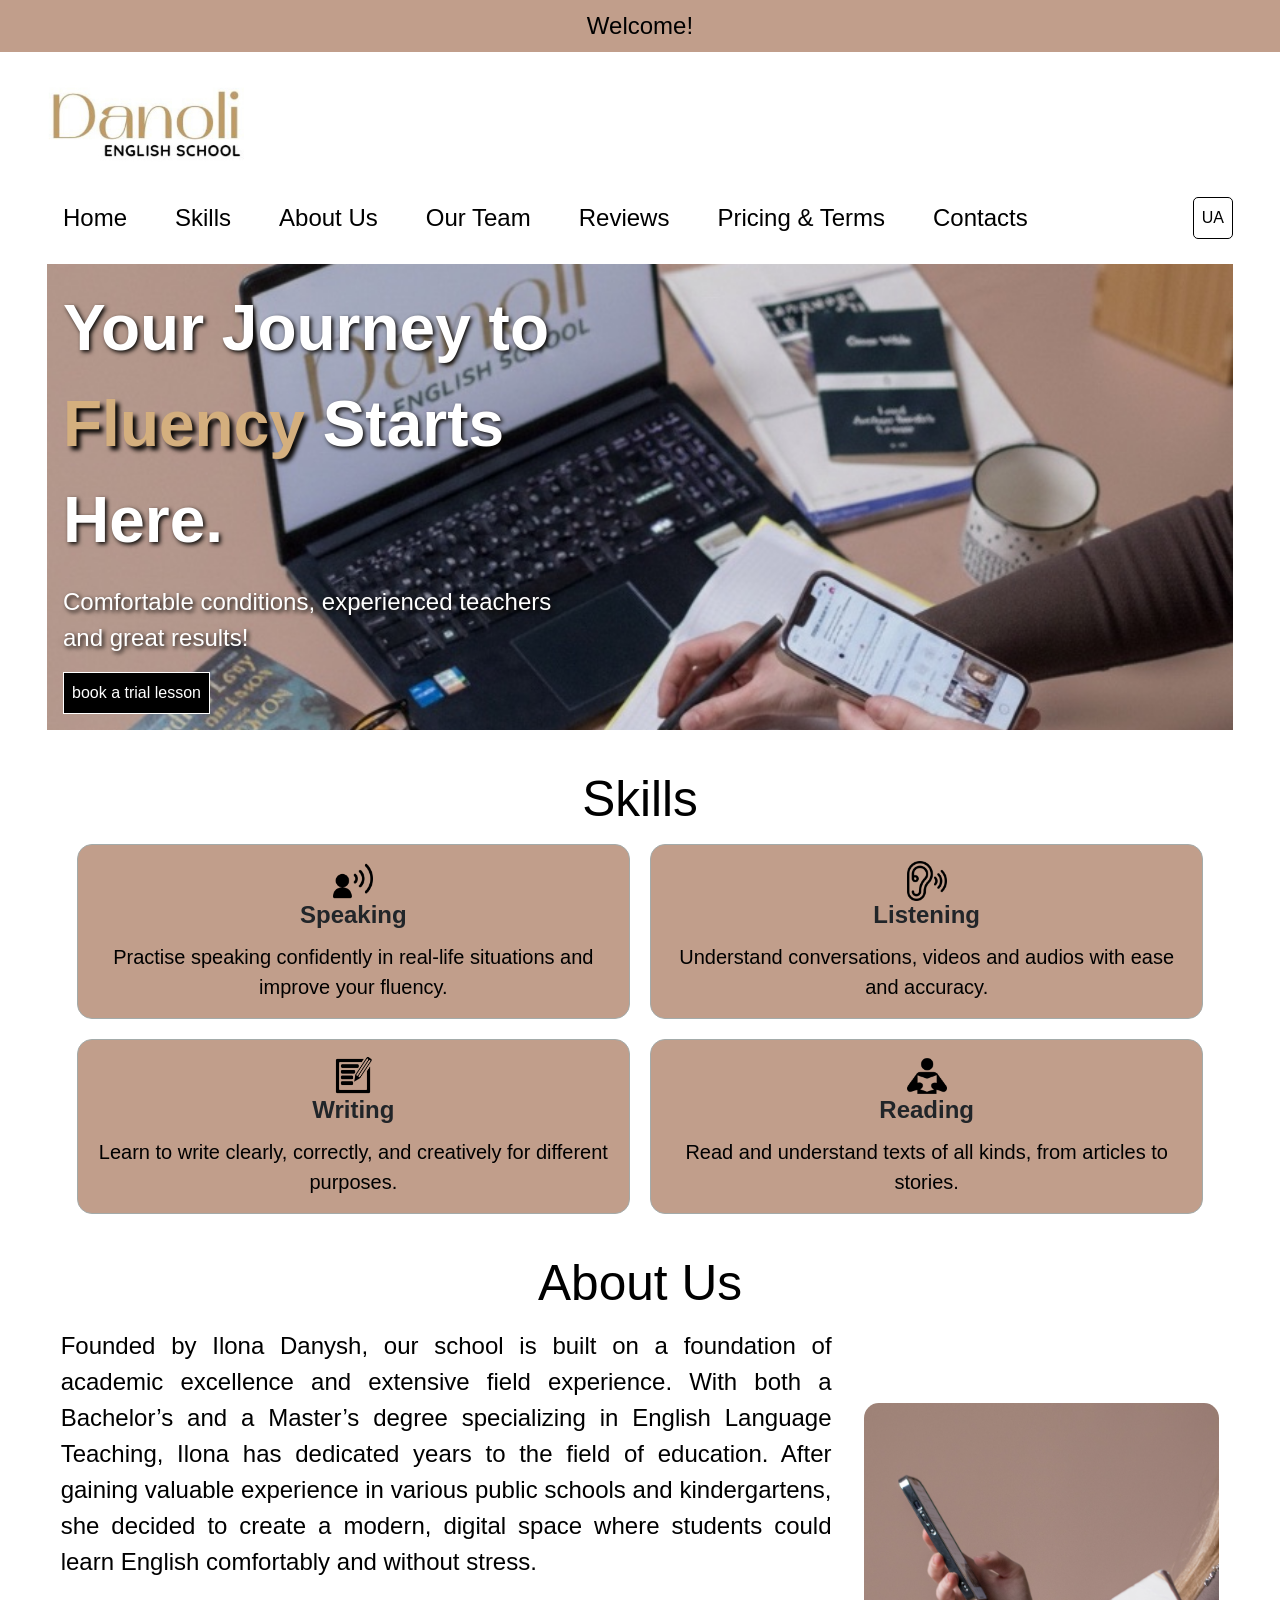
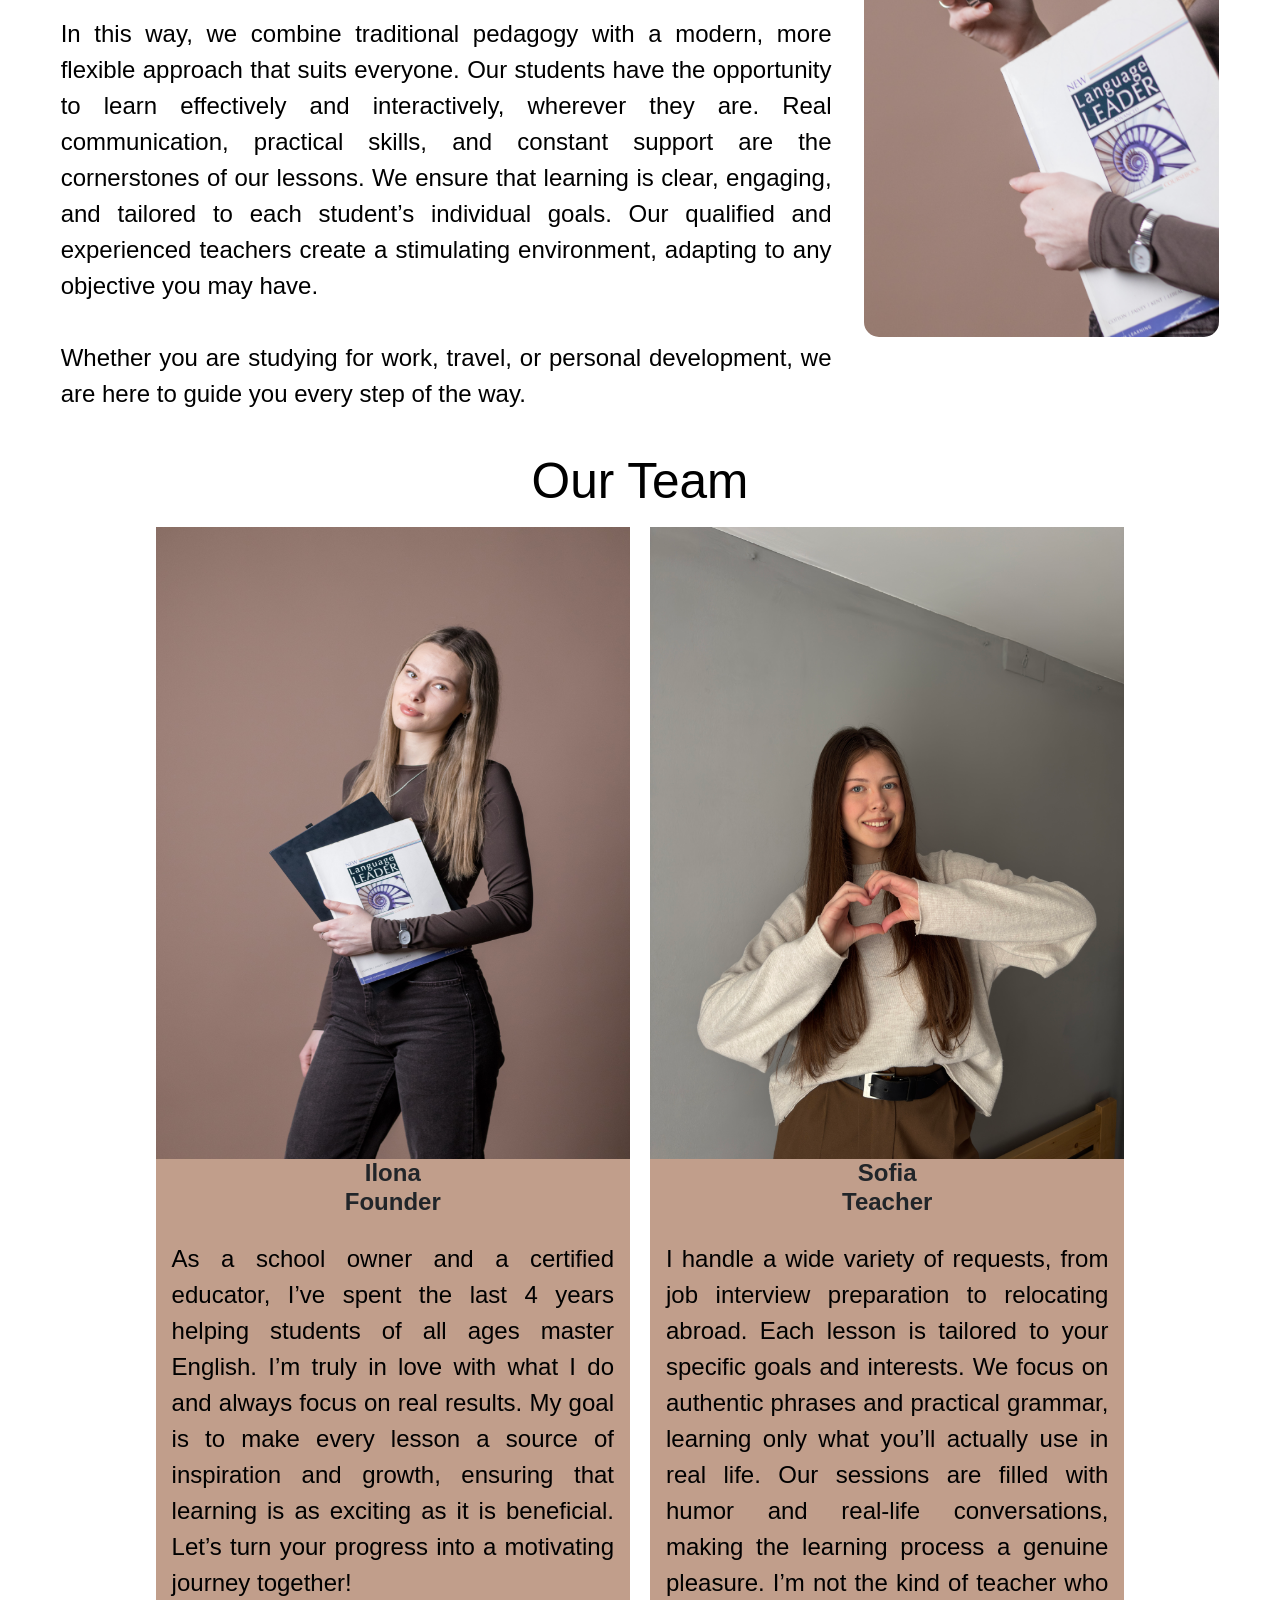
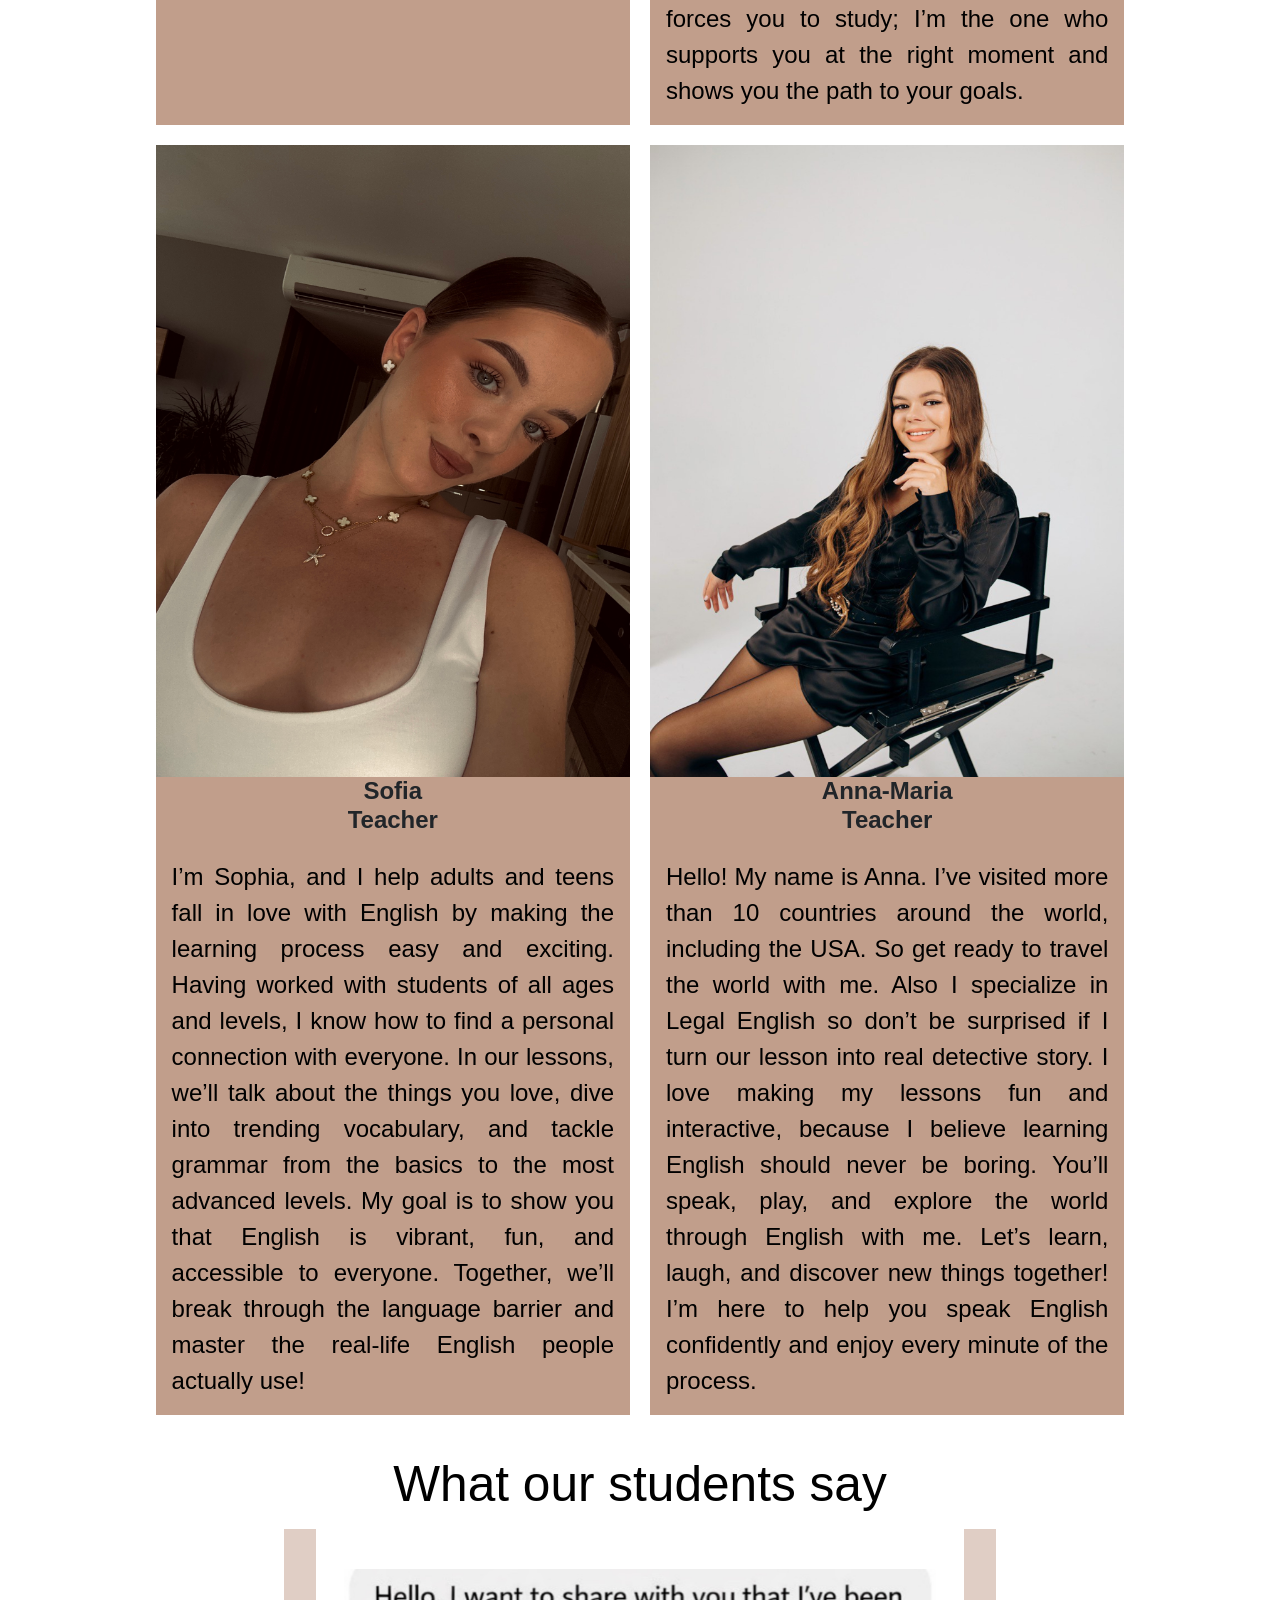
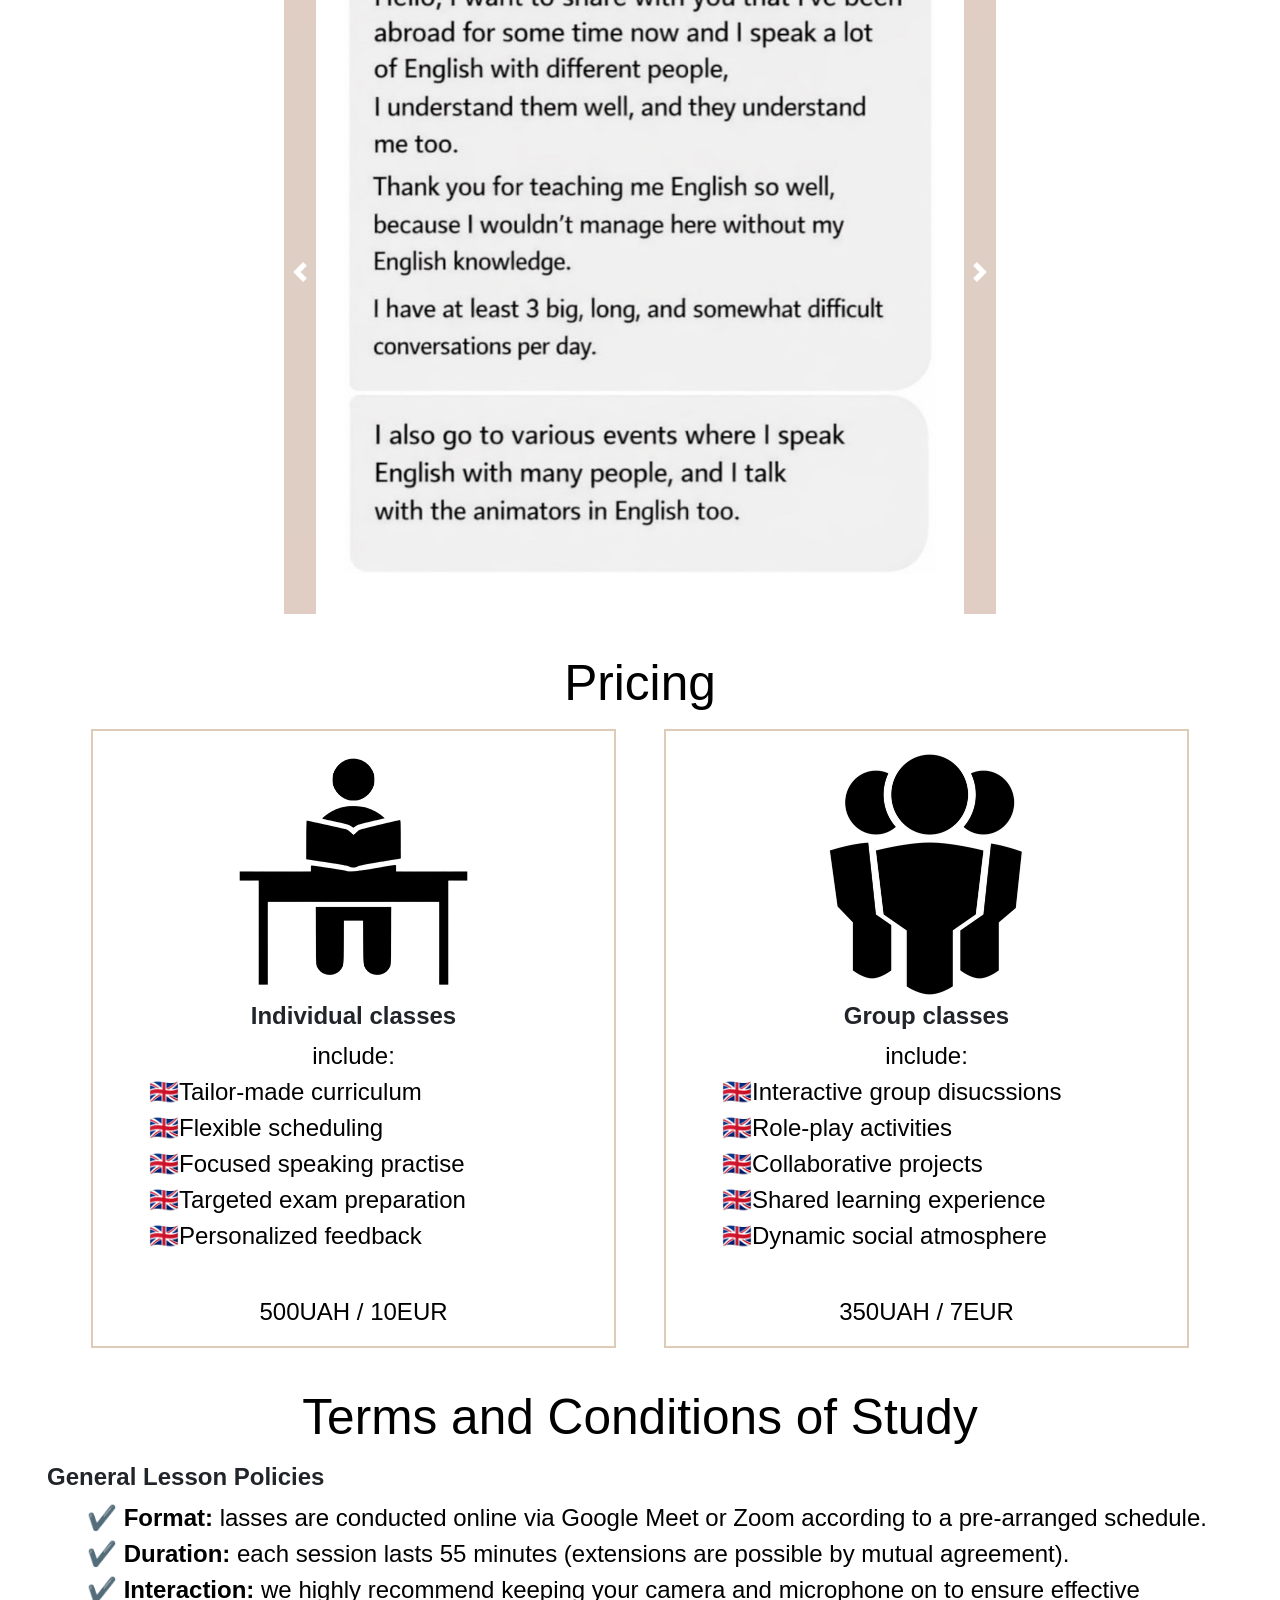
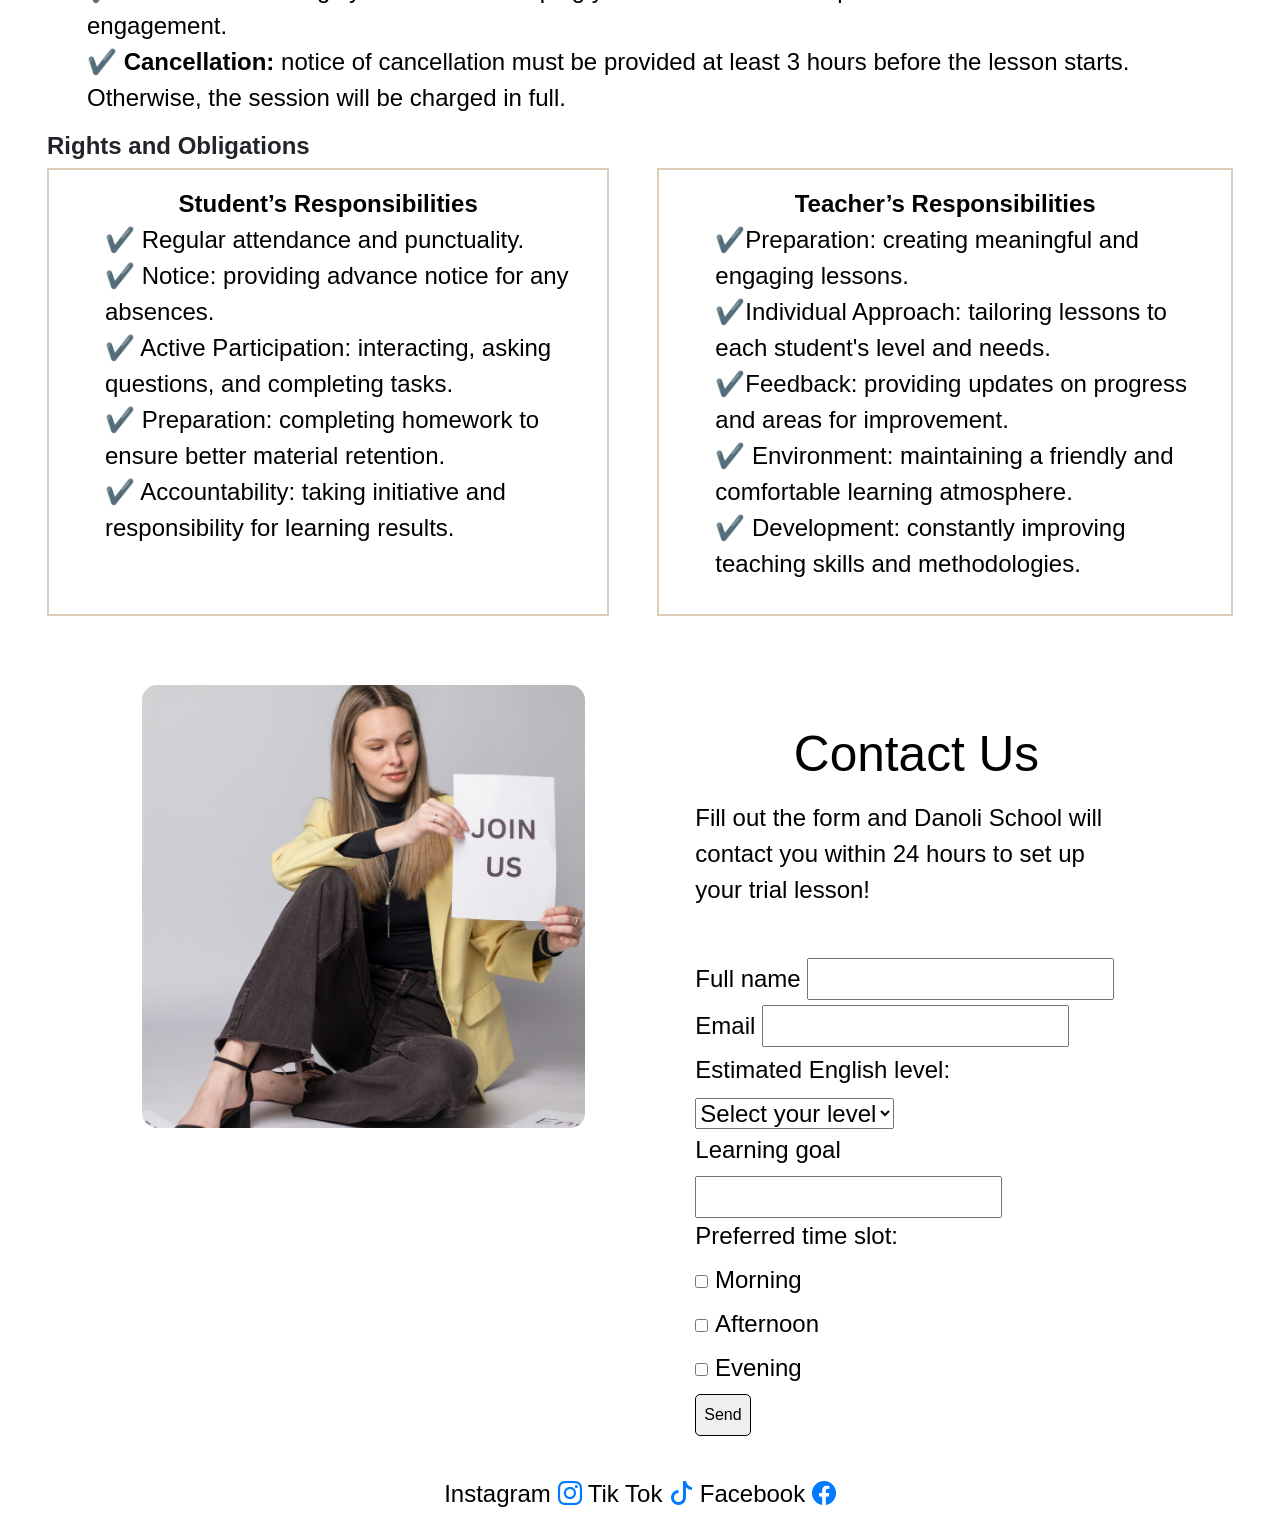
<file: index.html>
<!DOCTYPE html>
<html lang="en">
<head>
    <meta charset="UTF-8">
    <meta name="viewport" content="width=device-width, initial-scale=1.0">
    <title>Document</title>
    <link rel="stylesheet" href="https://cdn.jsdelivr.net/npm/bootstrap-icons@1.13.1/font/bootstrap-icons.min.css">
    <link rel="stylesheet" href="https://cdn.jsdelivr.net/npm/bootstrap@4.3.1/dist/css/bootstrap.min.css" integrity="sha384-ggOyR0iXCbMQv3Xipma34MD+dH/1fQ784/j6cY/iJTQUOhcWr7x9JvoRxT2MZw1T" crossorigin="anonymous">
    <script src="https://cdn.jsdelivr.net/npm/@popperjs/core@2.9.2/dist/umd/popper.min.js" integrity="sha384-IQsoLXl5PILFhosVNubq5LC7Qb9DXgDA9i+tQ8Zj3iwWAwPtgFTxbJ8NT4GN1R8p" crossorigin="anonymous"></script>
    <script src="https://cdn.jsdelivr.net/npm/bootstrap@5.0.2/dist/js/bootstrap.min.js" integrity="sha384-cVKIPhGWiC2Al4u+LWgxfKTRIcfu0JTxR+EQDz/bgldoEyl4H0zUF0QKbrJ0EcQF" crossorigin="anonymous"></script>
    <link rel="stylesheet" href="styles.css">
    <script src="script.js"> </script>
</head>
  <body onload="checkCookie()"  >  
     <div class="banner">
        <p class="greetings-text" id="greetings-text">
            Welcome <span id="username"></span>!
        </p>
    </div>
<header>
     <nav id="navbar">
        <div class="container">
                <div class="nav-menu">
                    <a href="/" class="nav-logo"> 
                        <img src="images/IMG_1849.jpg" alt="logo" class="logo-image">
                     </a>

                    <div class="nav-links" id="nav-links">
                            <a href="" class="nav-link"> Home </a>
                            <a href="#skills" class="nav-link"> Skills </a>
                            <a href="#about-us" class="nav-link"> About Us </a>
                            <a href="#our-team" class="nav-link">Our Team </a>
                            <a href="#reviews" class="nav-link"> Reviews </a>
                            <a href="#pricing" class="nav-link"> Pricing & Terms </a>
                            <a href="#contacts" class="nav-link">Contacts </a>  
                    </div>
                        <a href="ua.html" class="language-button"> UA </a> 
                        <!--  <button id="change-language" class="language-button"> Ua </button>-->
                         <a href="javascript:void(0);" class="hamburger" id="hamburger" onclick="myFunction()">
                                <i class="bi bi-list"></i></a>
                         
                </div>
        </div>
    </nav>
</header>

<section>
        <div class="container"> 
            <div class="hero"> 
                <div class="hero-text"> 
                    <h1> Your Journey to <span class="fluency">Fluency</span> Starts Here.</h1>
                    <p class="text"> Comfortable conditions, experienced teachers and great results!</p>
                    <a href="#contacts" class="button-book"> book a trial lesson </a>
                </div>
            </div>
        </div>
    </section>

    <section id="skills">
    <div class="container">
        <h2> Skills </h2>
        <div class="skills-container"> 

            <div class="skill"> 
                <img src="images/100766.png" alt="speaking" class="icon">
                <h3 class="card-title"> Speaking </h3> 
                <p class="skills-description"> Practise speaking confidently in real-life situations and improve your fluency.</p> 
            </div>
            
            <div class="skill"> 
                <img src="images/4534835.png" alt="listening" class="icon">
                <h3 class="card-title">Listening</h3> 
                <p class="skills-description"> Understand conversations, videos and audios with ease and accuracy.</p> 
            </div>

            <div class="skill"> 
                <img src="images/writing-icon-4.png" alt="writing" class="icon">
                <h3 class="card-title"> Writing</h3>
                <p class="skills-description"> Learn to write clearly, correctly, and creatively for different purposes.</p>
            </div>

            <div class="skill"> 
                <img src="images/reading-icon.png" alt="reading" class="icon">
                <h3 class="card-title">Reading</h3> 
                <p class="skills-description"> Read and understand texts of all kinds, from articles to stories.</p>
            </div>

        </div>
    </div>
    </section>
    <section id="about-us">
        <div class="container">
            <h2 >About Us</h2>
            <div class="about-us"> 
                
                    <p class="about-us-text"> Founded by Ilona Danysh, our school is built on a foundation of academic excellence and extensive field experience. With both a Bachelor’s and a Master’s degree specializing in English Language Teaching, Ilona has dedicated years to the field of education. After gaining valuable experience in various public schools and kindergartens, she decided to create a modern, digital space where students could learn English comfortably and without stress.<br> <br>  In this way, we combine traditional pedagogy with a modern, more flexible approach that suits everyone. Our students have the opportunity to learn effectively and interactively, wherever they are. Real communication, practical skills, and constant support are the cornerstones of our lessons.
We ensure that learning is clear, engaging, and tailored to each student’s individual goals. Our qualified and experienced teachers create a stimulating environment, adapting to any objective you may have. <br> <br> Whether you are studying for work, travel, or personal development, we are here to guide you every step of the way. </p>
                
                <div class="about-us-image_wrp">
                    <img src="images/IMG_3703.JPG" alt=rapresentative_img class="about-us-image">
                </div>

            </div>
        </div>
    </section>
    <section id="our-team">
        <div class="container">
            <h2 >Our Team</h2>
            <div class="our-team"> 
                <div class="teachers"> 
                     <img src="images/IMG_3663.JPG" alt=Ilona class="teacher-img">
                     <h3 class="name">Ilona <br> Founder</h3>
                     <p class="teacher-description"> As a school owner and a certified educator, I’ve spent the last 4 years helping students of all ages master English. 
                        I’m truly in love with what I do and always focus on real results. 
                        My goal is to make every lesson a source of inspiration and growth, ensuring that learning is as exciting as it is beneficial. 
                        Let’s turn your progress into a motivating journey together!
                    </p>
                </div>
                <div class="teachers"> 
                    <img src="images/IMG_1.jpg" alt=Sofia class="teacher-img">
                    <h3 class="name">Sofia <br> Teacher</h3>
                    <p class="teacher-description">
                    I handle a wide variety of requests, from job interview preparation to relocating abroad. 
Each lesson is tailored to your specific goals and interests. 
We focus on authentic phrases and practical grammar, learning only what you’ll actually use in real life.
Our sessions are filled with humor and real-life conversations, making the learning process a genuine pleasure. 
I’m not the kind of teacher who forces you to study; 
I’m the one who supports you at the right moment and shows you the path to your goals.
                    </p>
                </div>
                <div class="teachers">
                    <img src="images/IMG_2.jpg" alt=Sofia class="teacher-img">
                    <h3 class="name">Sofia <br> Teacher</h3>
                    <p class="teacher-description"> I’m Sophia, and I help adults and teens fall in love with English by making the learning process easy and exciting. 
                        Having worked with students of all ages and levels, I know how to find a personal connection with everyone.
In our lessons, we’ll talk about the things you love, dive into trending vocabulary, and tackle grammar from the basics to the most advanced levels. 
My goal is to show you that English is vibrant, fun, and accessible to everyone. 
Together, we’ll break through the language barrier and master the real-life English people actually use!
                    </p>
                </div>
                <div class="teachers">
                    <img src="images/IMG_3.jpg" alt=Anna class="teacher-img">
                    <h3 class="name">Anna-Maria <br> Teacher</h3>
                    <p class="teacher-description">
Hello! My name is Anna. I’ve visited more than 10 countries around the world, including the USA. 
So get ready to travel the world with me. 
Also I specialize in Legal English so don’t be surprised if I turn our lesson into real detective story.  
I love making my lessons fun and interactive, because I believe learning English should never be boring. 
You’ll speak, play, and explore the world through English with me.
Let’s learn, laugh, and discover new things together! 
I’m here to help you speak English confidently and enjoy every minute of the process.
                    </p>
                </div>  
                    
            </div>
        </div>
    </section>
    <section id="reviews" class="reviews">
        <div class="container">
            <h2> What our students say</h2>
       
   <div id="carouselExampleInterval" class="carousel slide" data-bs-ride="carousel">
  <div class="carousel-inner">
    <div class="carousel-item active" data-bs-interval="10000">
      <img src="images/re1.jpg" class="d-block w-100" alt="review 1">
    </div>
    <div class="carousel-item" data-bs-interval="2000">
      <img src="images/re2.PNG" class="d-block w-100" alt="review 2">
    </div>
    <div class="carousel-item">
      <img src="images/re3.jpg" class="d-block w-100" alt="review 3">
    </div>
    <div class="carousel-item">
      <img src="images/re4.PNG" class="d-block w-100" alt="review 4">
    </div>
     <div class="carousel-item">
      <img src="images/re5.PNG" class="d-block w-100" alt="review 5">
    </div>
     <div class="carousel-item">
      <img src="images/re6.PNG" class="d-block w-100" alt="review 6">
    </div>
  <button class="carousel-control-prev" type="button" data-bs-target="#carouselExampleInterval" data-bs-slide="prev">
    <span class="carousel-control-prev-icon" aria-hidden="true"></span>
    <span class="visually-hidden"><!--Previous--></span>
  </button>
  <button class="carousel-control-next" type="button" data-bs-target="#carouselExampleInterval" data-bs-slide="next">
    <span class="carousel-control-next-icon" aria-hidden="true"></span>
    <span class="visually-hidden"><!--Next--></span>
  </button>
    </div>
  </div>
</section>

    <section id="pricing">
        <div class="container">
            <h2>Pricing</h2>
            <div class="pricing">
                <div class="lesson-price"> 
                    <img src="images/individual.png" alt="student" class="student-image">
                    <h3> Individual classes</h3> <p> include:</p> 
                    <ul>
                        <li>Tailor-made curriculum </li>
                        <li>Flexible scheduling </li>
                        <li>Focused speaking practise</li>
                        <li>Targeted exam preparation </li>
                        <li>Personalized feedback</li>
                    </ul>
                    <br>
                    <p class="price">500UAH / 10EUR</p>
                </div>

                <div class="lesson-price">
                    <img src="images/group.png" alt="students" class="student-image">
                    <h3> Group classes</h3>
                    <p> include:</p>
                    <ul>
                        <li>Interactive group disucssions </li>
                        <li>Role-play activities </li>
                        <li>Collaborative projects </li>
                        <li>Shared learning experience </li>
                        <li>Dynamic social atmosphere </li>
                    </ul>
                    <br>
                    <p class="price">350UAH / 7EUR</p>
                </div>
            
            </div>
            <div >
                <h2> Terms and Conditions of Study</h2>
                <h3> General Lesson Policies</h3>
                <ul class="policies">
                    <li> <span class="aspect"> Format:</span> lasses are conducted online via Google Meet or Zoom according to a pre-arranged schedule. </li>
                    <li> <span class="aspect"> Duration:</span> each session lasts 55 minutes (extensions are possible by mutual agreement). </li>
                    <li> <span class="aspect"> Interaction:</span> we highly recommend keeping your camera and microphone on to ensure effective engagement.</li>
                    <li> <span class="aspect"> Cancellation: </span>notice of cancellation must be provided at least 3 hours before the lesson starts. Otherwise, the session will be charged in full.</li>

                </ul>
                <h3>Rights and Obligations </h3>
                <div class="pricing">
                    <div class="lesson-price"> 
                        <p class="aspect"> Student’s Responsibilities</p> 
                        <ul class="responsabilities">
                            <li> Regular attendance and punctuality.</li>
                            <li> Notice: providing advance notice for any absences.</li>
                            <li> Active Participation: interacting, asking questions, and completing tasks.</li>
                            <li> Preparation: completing homework to ensure better material retention.</li>
                            <li> Accountability: taking initiative and responsibility for learning results.</li>
                        </ul>
                </div>

                <div class="lesson-price">
                    <p class="aspect">Teacher’s Responsibilities </p>
                    <ul class="responsabilities">
                        <li>Preparation: creating meaningful and engaging lessons.</li>
                        <li>Individual Approach: tailoring lessons to each student's level and needs. </li>
                        <li>Feedback: providing updates on progress and areas for improvement. </li>
                        <li> Environment: maintaining a friendly and comfortable learning atmosphere.</li>
                        <li> Development: constantly improving teaching skills and methodologies.</li>
                    </ul>
                </div>
            
            </div> 
            </div>

        </div>
    </section>
    <section id="contacts">
        <div class="container">
            <div class="contact-us"> 
                <div class="contact-us-image_wrp">
                    <img src="images/IMG_3600.JPG" alt="image" class="contact-us-image">
                </div>
                <div class="contact-us-text"> 
                    <h2>Contact Us</h2>
                    <p class="contact-text"> Fill out the form and Danoli School will contact you within 24 hours to set up your trial lesson! </p> 
                    
                    <form action="https://formsubmit.co/alina.kushni@gmail.com" method="POST" class="form" id="myform" onsubmit="return validateForm();"> 
                        
                            <label for="name" class="form-label" >Full name </label>
                            <input id="name" type="text"  name="fullname" >
                            <span class="error-message" id="error-name"> </span> <br>
                        
                        
                            <label for="email" >Email </label>
                            <input type="email" id="email" name="email">
                            <span class="error-message" id="error-email"> </span> <br>
                        
                        
                            <label for="level">Estimated English level:</label>
                            <select id="level" name="level">
                                <option value="" disabled selected> Select your level</option>
                                <option value="beginner"> Beginner</option>
                                <option value="intermediate">Intermediate</option>
                                <option value="advanced">Advanced</option>
                            </select>
                            <span class="error-message" id="error-level"> </span> <br>
                        
                        
                            <label for="goal" >Learning goal</label>
                            <input id="goal" type="text" name="goal" >
                            <span class="error-message" id="error-goal"> </span> <br>
                        
                        
                            <label>Preferred time slot: </label> <br>
                            
                                <input type="checkbox" id="time-morning" name="time_slots" value="morning">
                                <label for="time-morning">Morning</label> <br>
                           
                                <input type="checkbox" id="time-afternoon" name="time_slots" value="afternoon">
                                <label for="time-afternoon">Afternoon</label> <br>
                            
                                <input type="checkbox" id="time-evening" name="time_slots" value="evening">
                                <label for="time-evening">Evening</label> <br>
                           
                            <span class="error-message" id="error-time"> </span>
                        
                        <div class="button-submit">
                            <button type="submit" class="language-button"> 
                            Send
                            </button>
                        </div>
                    </form>
                </div>
            </div>
        </div>
    </section>
    <footer> 
            <div class="social-network">
                  <div>
                    <!--<h3>Social Network</h3> -->
                    <p> 
                    Instagram <a href="https://www.instagram.com/danoli_school/" target="_blank" aria-label="instagram"> 
                    <i class="bi bi-instagram"></i> </a> 
                    Tik Tok <a href="https://www.tiktok.com/@danoli_english_school?_r=1&_t=ZN-931GIMumgRa" target="_blank" aria-label="tiktok"> 
                    <i class="bi bi-tiktok"></i> </a> 
                    Facebook <a href="https://www.facebook.com/share/1GEhM2qA1Y/?mibextid=LQQJ4d" target="_blank" aria-label="facebook"> 
                    <i class="bi bi-facebook"></i> </a>
                    </p> 
                </div>
                <!-- 
                <div class="join-us-image_wrp">
                    <img src="images/IMG_3600.JPG" alt="image" class="join-us-image">
                </div> -->

            </div>     
    </footer>     
</body>
</html>
</file>
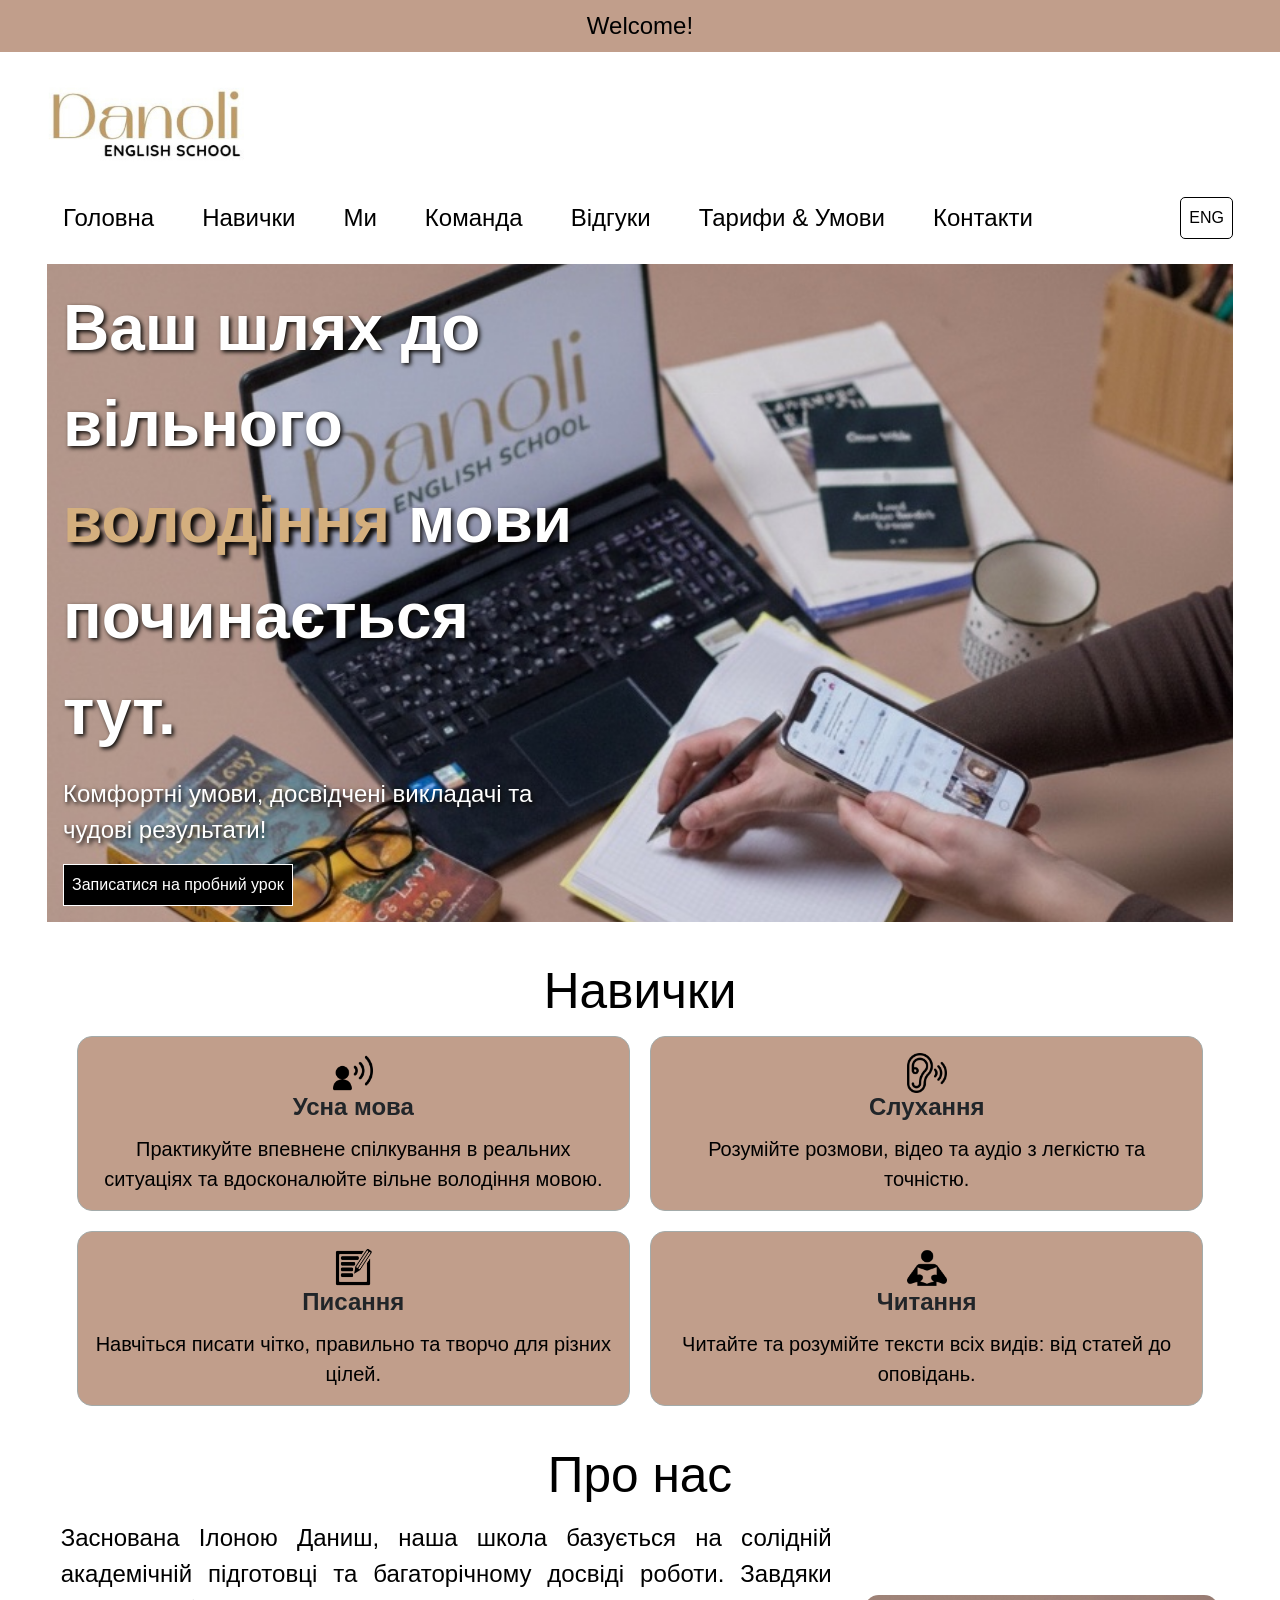
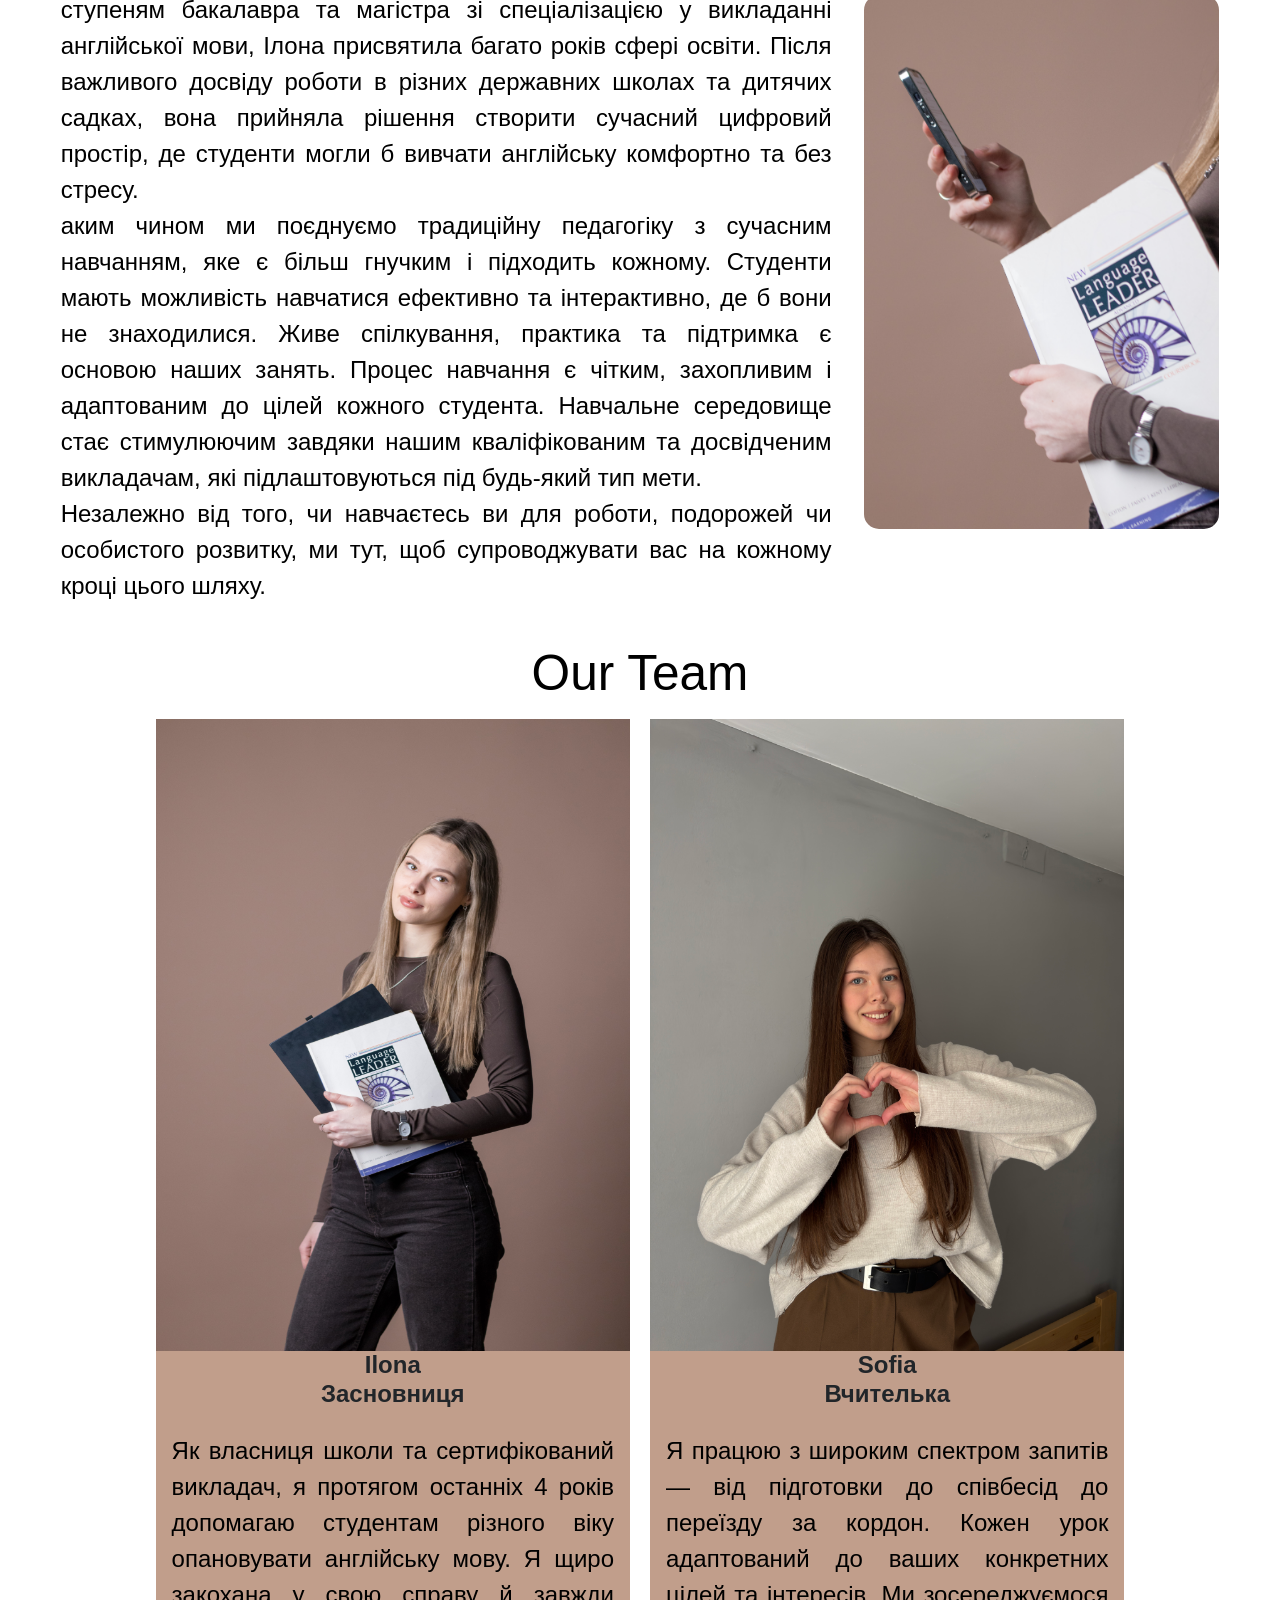
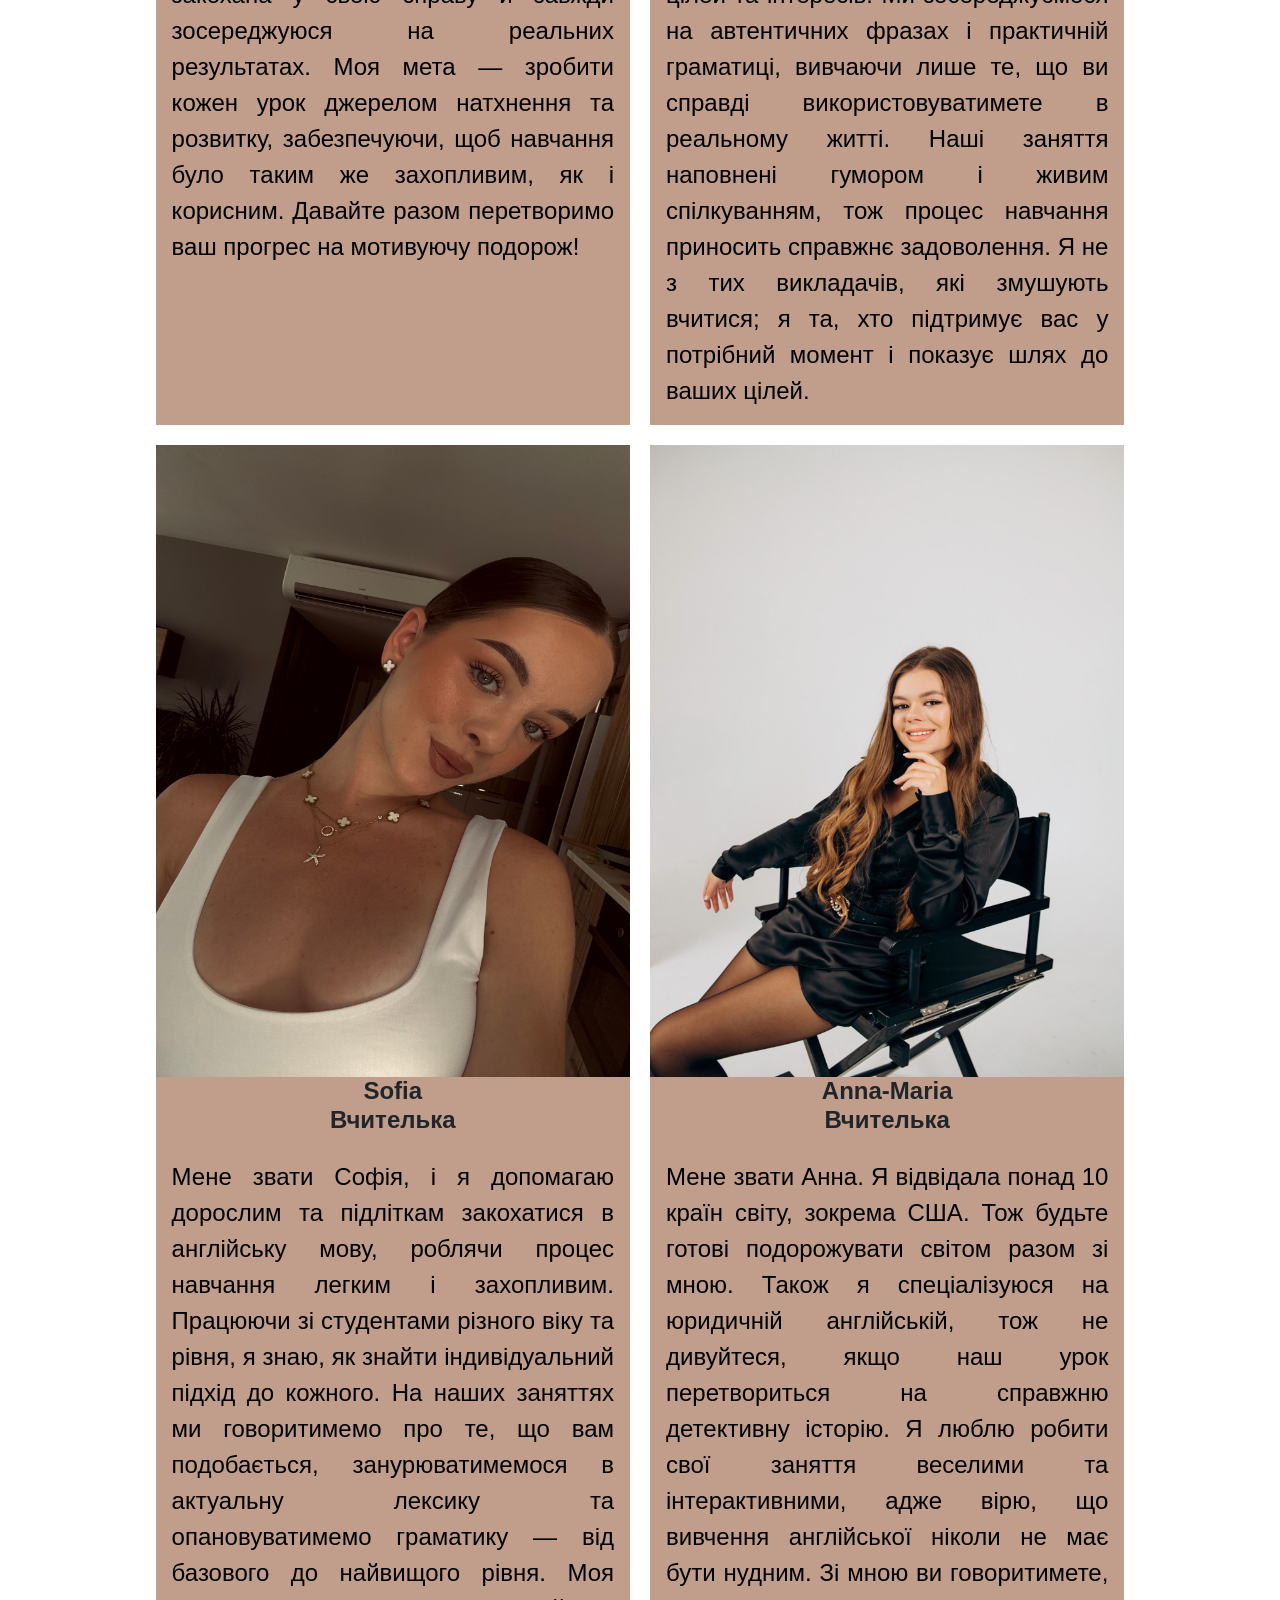
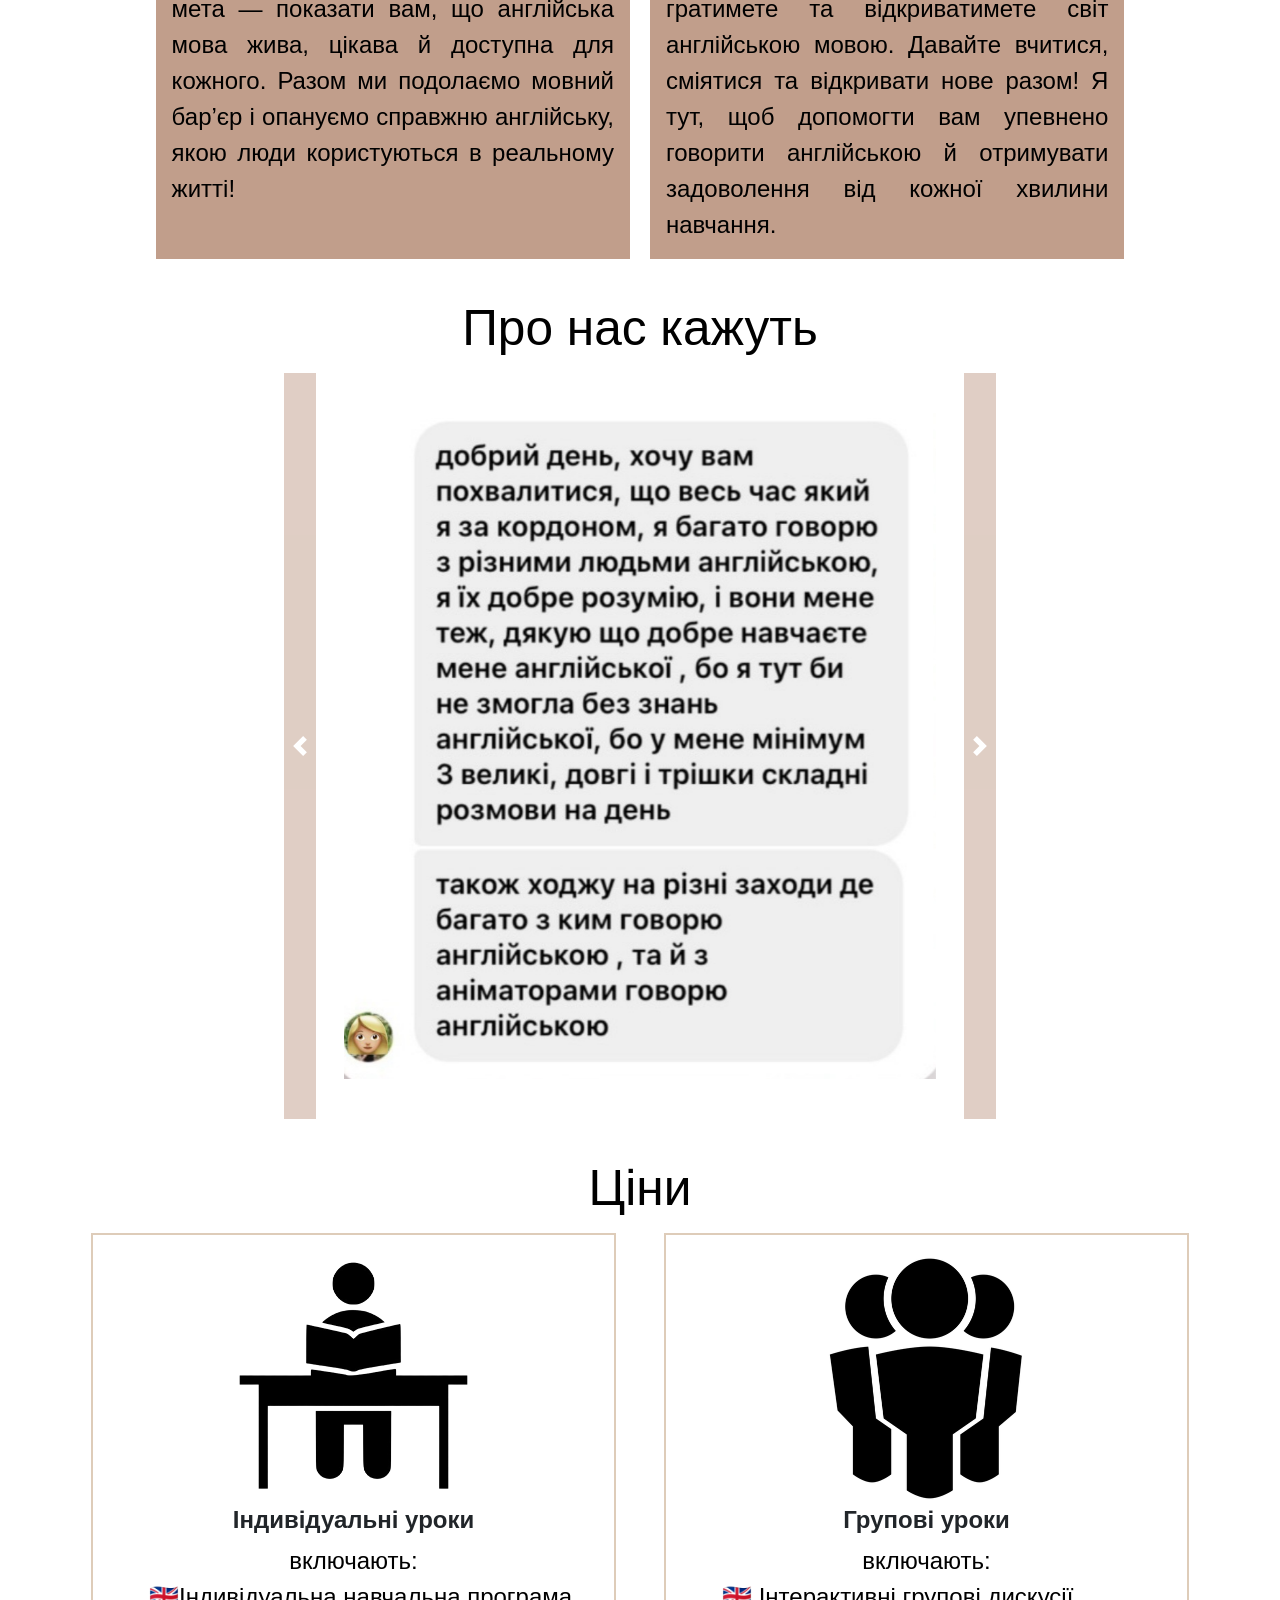
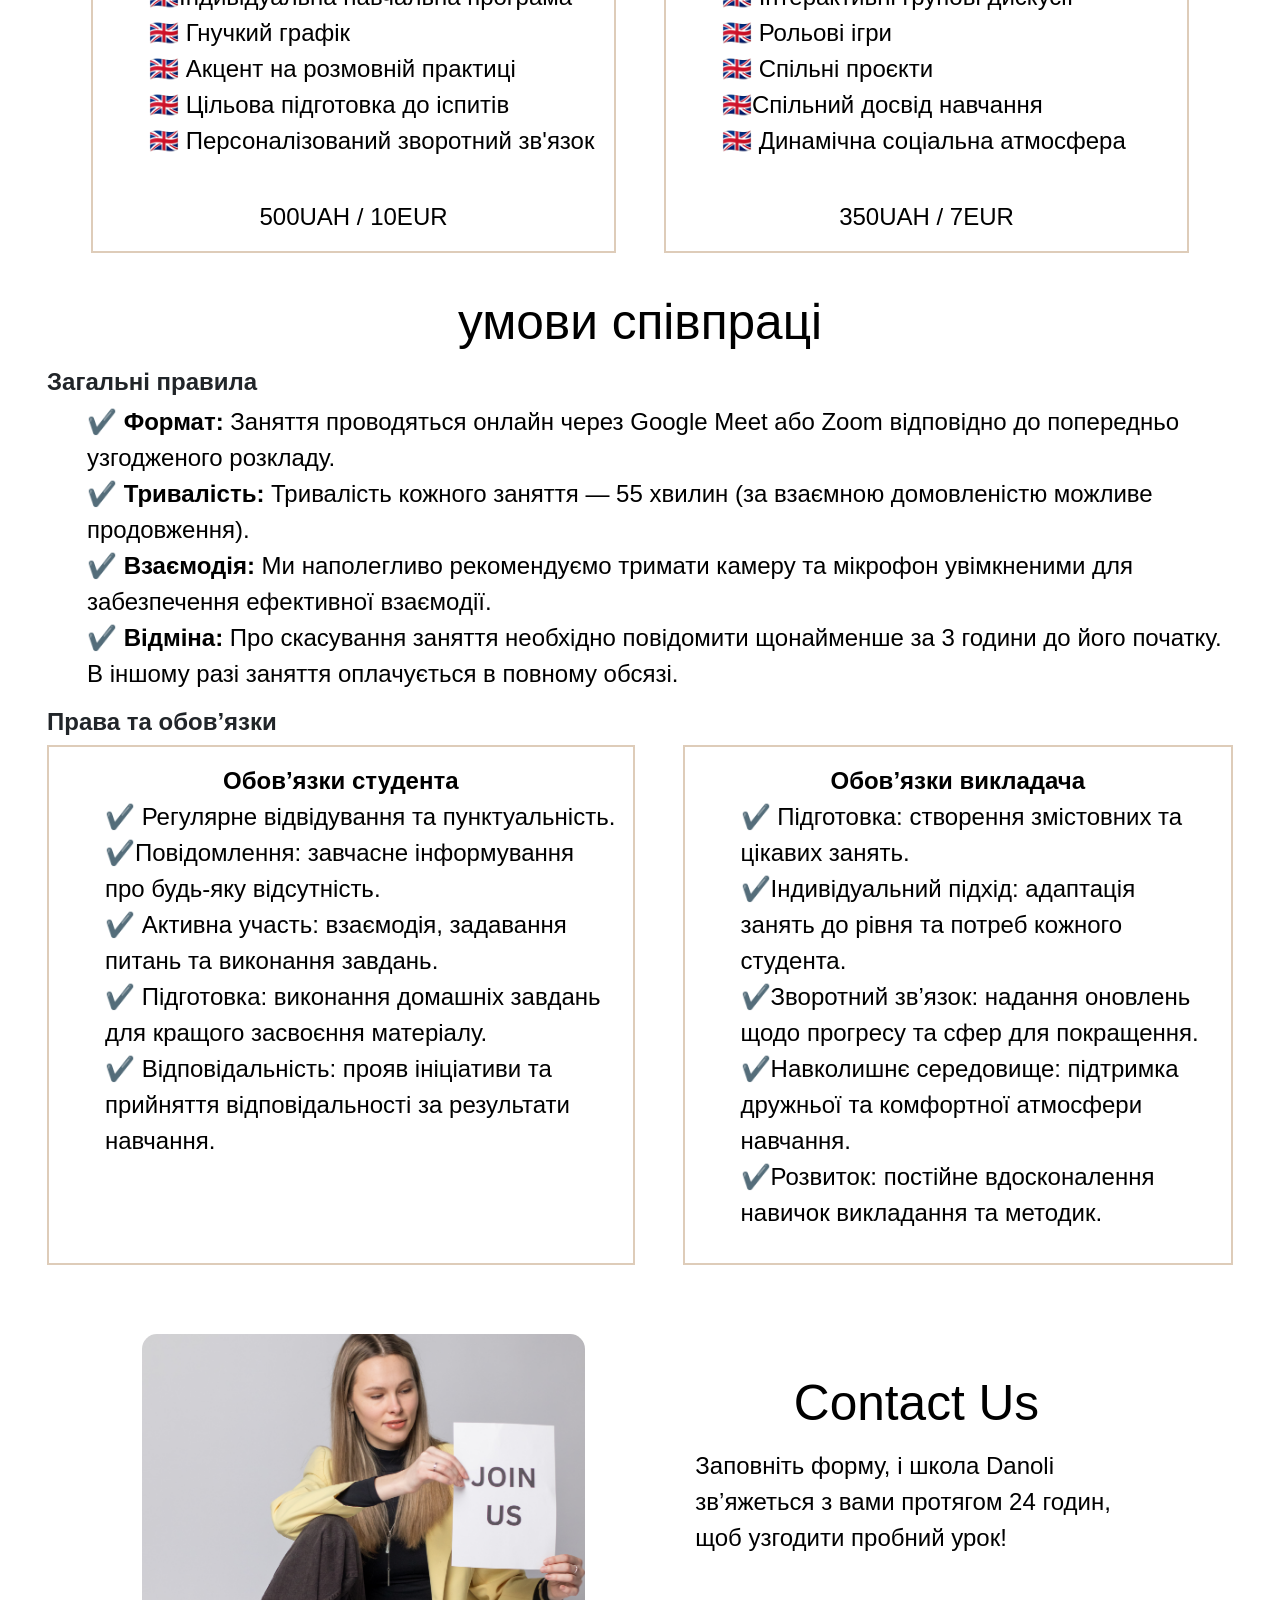
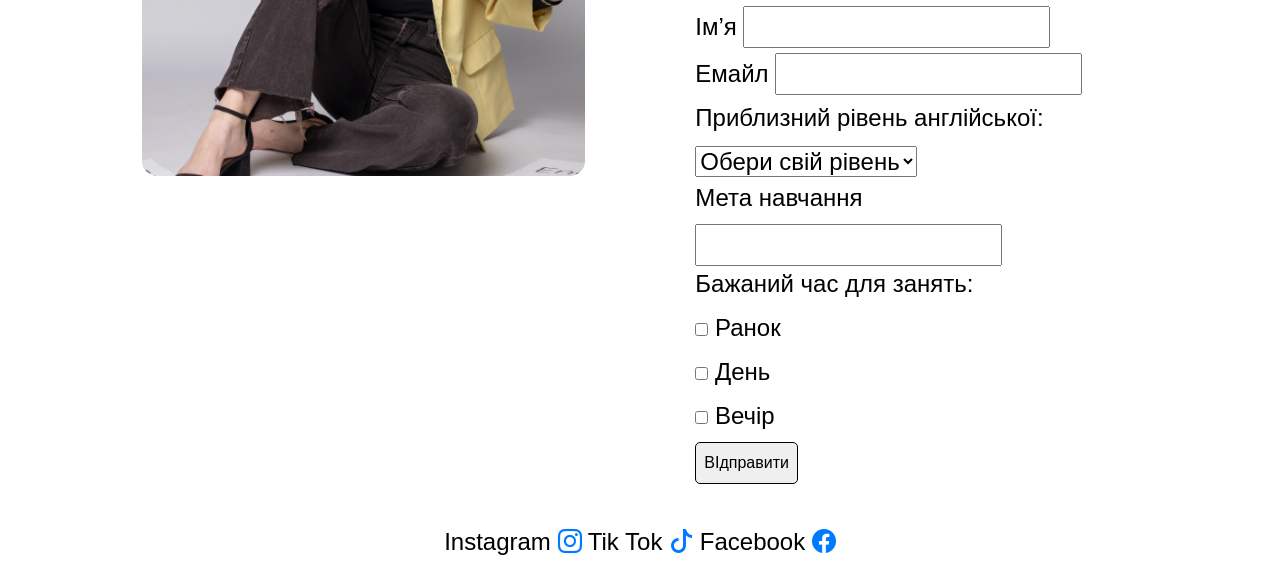
<file: ua.html>
<!DOCTYPE html>
<html lang="en">
<head>
    <meta charset="UTF-8">
    <meta name="viewport" content="width=device-width, initial-scale=1.0">
    <title>Document</title>
    <link rel="stylesheet" href="https://cdn.jsdelivr.net/npm/bootstrap-icons@1.13.1/font/bootstrap-icons.min.css">
    <link rel="stylesheet" href="https://cdn.jsdelivr.net/npm/bootstrap@4.3.1/dist/css/bootstrap.min.css" integrity="sha384-ggOyR0iXCbMQv3Xipma34MD+dH/1fQ784/j6cY/iJTQUOhcWr7x9JvoRxT2MZw1T" crossorigin="anonymous">
    <script src="https://cdn.jsdelivr.net/npm/@popperjs/core@2.9.2/dist/umd/popper.min.js" integrity="sha384-IQsoLXl5PILFhosVNubq5LC7Qb9DXgDA9i+tQ8Zj3iwWAwPtgFTxbJ8NT4GN1R8p" crossorigin="anonymous"></script>
    <script src="https://cdn.jsdelivr.net/npm/bootstrap@5.0.2/dist/js/bootstrap.min.js" integrity="sha384-cVKIPhGWiC2Al4u+LWgxfKTRIcfu0JTxR+EQDz/bgldoEyl4H0zUF0QKbrJ0EcQF" crossorigin="anonymous"></script>
    <link rel="stylesheet" href="styles.css">
    <script src="script.js"> </script>
</head>
  <body onload="checkCookie()"  >  
     <div class="banner">
        <p class="greetings-text" id="greetings-text">
            Welcome <span id="username"></span>!
        </p>
    </div>
<header>
     <nav id="navbar">
        <div class="container">
                <div class="nav-menu">
                    <a href="/" class="nav-logo"> 
                        <img src="images/IMG_1849.jpg" alt="logo" class="logo-image">
                     </a>

                    <div class="nav-links" id="nav-links">
                            <a href="" class="nav-link"> Головна </a>
                            <a href="#skills" class="nav-link"> Навички </a>
                            <a href="#about-us" class="nav-link"> Ми </a>
                            <a href="#our-team" class="nav-link">Команда </a>
                            <a href="#reviews" class="nav-link"> Відгуки </a>
                            <a href="#pricing" class="nav-link"> Тарифи & Умови </a>
                            <a href="#contacts" class="nav-link">Контакти</a>  
                    </div>
                        <a href="index.html" class="language-button"> ENG </a> 
                        <!--  <button id="change-language" class="language-button"> Ua </button>-->
                         <a href="javascript:void(0);" class="hamburger" id="hamburger" onclick="myFunction()">
                                <i class="bi bi-list"></i></a>
                         
                </div>
        </div>
    </nav>
</header>

<section>
        <div class="container"> 
            <div class="hero"> 
                <div class="hero-text"> 
                    <h1> Ваш шлях до вільного  <span class="fluency">володіння</span> мови починається тут.</h1>
                    <p class="text"> Комфортні умови, досвідчені викладачі та чудові результати!</p>
                    <a href="#contacts" class="button-book"> Записатися на пробний урок </a>
                </div>
                <!--<div class="hero-image_wrp"> 
                    <img src="images/IMG_42.jpeg" alt="hero-image" class="hero-image">
                </div>-->
            </div>
        </div>
    </section>



    <!--<section>
        <div class="container"> 
            <div class="hero"> 
                <div class="hero-text"> 
                    <h1> Your Journey to <span class="fluency">Fluency</span> Starts Here.</h1>
                    <p> Comfortable conditions, experienced teachers and great results!</p>
                    <a href="" class="button secondary"> book a trial lesson </a>
                </div>
                <div class="hero-image_wrp"> 
                    <img src="images/IMG_42.jpeg" alt="hero-image" class="hero-image">
                </div>
            </div>
        </div>
    </section> -->

    <section id="skills">
    <div class="container">
        <h2> Навички </h2>
        <div class="skills-container"> 

            <div class="skill"> 
                <img src="images/100766.png" alt="speaking" class="icon">
                <h3 class="card-title"> Усна мова </h3> 
                <p class="skills-description"> Практикуйте впевнене спілкування в реальних ситуаціях та вдосконалюйте вільне володіння мовою.</p> 
            </div>
            
            <div class="skill"> 
                <img src="images/4534835.png" alt="listening" class="icon">
                <h3 class="card-title">Слухання</h3> 
                <p class="skills-description"> Розумійте розмови, відео та аудіо з легкістю та точністю.</p> 
            </div>

            <div class="skill"> 
                <img src="images/writing-icon-4.png" alt="writing" class="icon">
                <h3 class="card-title"> Писання</h3>
                <p class="skills-description"> Навчіться писати чітко, правильно та творчо для різних цілей.</p>
            </div>

            <div class="skill"> 
                <img src="images/reading-icon.png" alt="reading" class="icon">
                <h3 class="card-title">Читання</h3> 
                <p class="skills-description"> Читайте та розумійте тексти всіх видів: від статей до оповідань.</p>
            </div>

        </div>
    </div>
    </section>
    <section id="about-us">
        <div class="container">
            <h2 >Про нас</h2>
            <div class="about-us"> 
                
                    <p class="about-us-text"> Заснована Ілоною Даниш, наша школа базується на солідній академічній підготовці та багаторічному досвіді роботи. Завдяки ступеням бакалавра та магістра зі спеціалізацією у викладанні англійської мови, Ілона присвятила багато років сфері освіти. Після важливого досвіду роботи в різних державних школах та дитячих садках, вона прийняла рішення створити сучасний цифровий простір, де студенти могли б вивчати англійську комфортно та без стресу.<br> аким чином ми поєднуємо традиційну педагогіку з сучасним навчанням, яке є більш гнучким і підходить кожному. Студенти мають можливість навчатися ефективно та інтерактивно, де б вони не знаходилися. Живе спілкування, практика та підтримка є основою наших занять.

Процес навчання є чітким, захопливим і адаптованим до цілей кожного студента. Навчальне середовище стає стимулюючим завдяки нашим кваліфікованим та досвідченим викладачам, які підлаштовуються під будь-який тип мети.    

 <br> Незалежно від того, чи навчаєтесь ви для роботи, подорожей чи особистого розвитку, ми тут, щоб супроводжувати вас на кожному кроці цього шляху. </p>
                
                <div class="about-us-image_wrp">
                    <img src="images/IMG_3703.JPG" alt=rapresentative_img class="about-us-image">
                </div>

            </div>
        </div>
    </section>
    <section id="our-team">
        <div class="container">
            <h2 >Our Team</h2>
            <div class="our-team"> 
                <div class="teachers"> 
                     <img src="images/IMG_3663.JPG" alt=Ilona class="teacher-img">
                     <h3 class="name">Ilona <br> Засновниця</h3>
                     <p class="teacher-description"> Як власниця школи та сертифікований викладач, я протягом останніх 4 років допомагаю студентам різного віку опановувати англійську мову.
Я щиро закохана у свою справу й завжди зосереджуюся на реальних результатах.
Моя мета — зробити кожен урок джерелом натхнення та розвитку, забезпечуючи, щоб навчання було таким же захопливим, як і корисним.
Давайте разом перетворимо ваш прогрес на мотивуючу подорож!
                    </p>
                </div>
                <div class="teachers"> 
                    <img src="images/IMG_1.jpg" alt=Sofia class="teacher-img">
                    <h3 class="name">Sofia <br> Вчителька</h3>
                    <p class="teacher-description">
                    Я працюю з широким спектром запитів — від підготовки до співбесід до переїзду за кордон.
Кожен урок адаптований до ваших конкретних цілей та інтересів.
Ми зосереджуємося на автентичних фразах і практичній граматиці, вивчаючи лише те, що ви справді використовуватимете в реальному житті.
Наші заняття наповнені гумором і живим спілкуванням, тож процес навчання приносить справжнє задоволення.
Я не з тих викладачів, які змушують вчитися;
я та, хто підтримує вас у потрібний момент і показує шлях до ваших цілей.
                    </p>
                </div>
                <div class="teachers">
                    <img src="images/IMG_2.jpg" alt=Sofia class="teacher-img">
                    <h3 class="name">Sofia <br> Вчителька</h3>
                    <p class="teacher-description"> Мене звати Софія, і я допомагаю дорослим та підліткам закохатися в англійську мову, роблячи процес навчання легким і захопливим.
Працюючи зі студентами різного віку та рівня, я знаю, як знайти індивідуальний підхід до кожного.
На наших заняттях ми говоритимемо про те, що вам подобається, занурюватимемося в актуальну лексику та опановуватимемо граматику — від базового до найвищого рівня.
Моя мета — показати вам, що англійська мова жива, цікава й доступна для кожного.
Разом ми подолаємо мовний бар’єр і опануємо справжню англійську, якою люди користуються в реальному житті!

                    </p>
                </div>
                <div class="teachers">
                    <img src="images/IMG_3.jpg" alt=Anna class="teacher-img">
                    <h3 class="name">Anna-Maria <br> Вчителька</h3>
                    <p class="teacher-description">
Мене звати Анна. Я відвідала понад 10 країн світу, зокрема США.
Тож будьте готові подорожувати світом разом зі мною.
Також я спеціалізуюся на юридичній англійській, тож не дивуйтеся, якщо наш урок перетвориться на справжню детективну історію.
Я люблю робити свої заняття веселими та інтерактивними, адже вірю, що вивчення англійської ніколи не має бути нудним.
Зі мною ви говоритимете, гратимете та відкриватимете світ англійською мовою.
Давайте вчитися, сміятися та відкривати нове разом!
Я тут, щоб допомогти вам упевнено говорити англійською й отримувати задоволення від кожної хвилини навчання.
                    </p>
                </div>  
                    
            </div>
        </div>
    </section>
    <section id="reviews" class="reviews">
        <div class="container">
            <h2> Про нас кажуть</h2>
       
   <div id="carouselExampleInterval" class="carousel slide" data-bs-ride="carousel">
  <div class="carousel-inner">
    <div class="carousel-item active" data-bs-interval="10000">
      <img src="images/ua1.jpg" class="d-block w-100" alt="review 1">
    </div>
    <div class="carousel-item" data-bs-interval="2000">
      <img src="images/ua2.jpg" class="d-block w-100" alt="review 2">
    </div>
    <div class="carousel-item">
      <img src="images/ua3.jpg" class="d-block w-100" alt="review 3">
    </div>
    <div class="carousel-item">
      <img src="images/ua4.jpg" class="d-block w-100" alt="review 4">
    </div>
     <div class="carousel-item">
      <img src="images/ua5.jpg" class="d-block w-100" alt="review 5">
    </div>
     <div class="carousel-item">
      <img src="images/ua6.jpg" class="d-block w-100" alt="review 6">
    </div>
  <button class="carousel-control-prev" type="button" data-bs-target="#carouselExampleInterval" data-bs-slide="prev">
    <span class="carousel-control-prev-icon" aria-hidden="true"></span>
    <span class="visually-hidden"><!--Previous--></span>
  </button>
  <button class="carousel-control-next" type="button" data-bs-target="#carouselExampleInterval" data-bs-slide="next">
    <span class="carousel-control-next-icon" aria-hidden="true"></span>
    <span class="visually-hidden"><!--Next--></span>
  </button>
    </div>

    
        </div>
    </section>
    <section id="pricing">
        <div class="container">
            <h2>Ціни</h2>
            <div class="pricing">
                <div class="lesson-price"> 
                    <img src="images/individual.png" alt="student" class="student-image">
                    <h3> Індивідуальні уроки </h3> <p> включають:</p> 
                    <ul>
                        <li>Індивідуальна навчальна програма </li>
                        <li> Гнучкий графік</li>
                        <li> Акцент на розмовній практиці</li>
                        <li> Цільова підготовка до іспитів</li>
                        <li> Персоналізований зворотний зв'язок</li>
                    </ul>
                    <br>
                    <p class="price">500UAH / 10EUR</p>
                </div>

                <div class="lesson-price">
                    <img src="images/group.png" alt="students" class="student-image">
                    <h3> Групові уроки</h3>
                    <p> включають:</p>
                    <ul>
                        <li> Інтерактивні групові дискусії</li>
                        <li> Рольові ігри</li>
                        <li> Спільні проєкти</li>
                        <li>Спільний досвід навчання </li>
                        <li> Динамічна соціальна атмосфера</li>
                    </ul>
                    <br>
                    <p class="price">350UAH / 7EUR</p>
                </div>
            
            </div>
            <div >
                <h2> умови співпраці</h2>
                <h3> Загальні правила</h3>
                <ul class="policies">
                    <li> <span class="aspect"> Формат:</span> Заняття проводяться онлайн через Google Meet або Zoom відповідно до попередньо узгодженого розкладу. </li>
                    <li> <span class="aspect"> Тривалість:</span> Тривалість кожного заняття — 55 хвилин (за взаємною домовленістю можливе продовження). </li>
                    <li> <span class="aspect"> Взаємодія:</span> Ми наполегливо рекомендуємо тримати камеру та мікрофон увімкненими для забезпечення ефективної взаємодії.</li>
                    <li> <span class="aspect"> Відміна: </span>Про скасування заняття необхідно повідомити щонайменше за 3 години до його початку. В іншому разі заняття оплачується в повному обсязі. </li>

                </ul>
                <h3>Права та обов’язки </h3>
                <div class="pricing">
                <div class="lesson-price"> 
                    <p class="aspect">Обов’язки студента </p> 
                    <ul class="responsabilities">
                        <li> Регулярне відвідування та пунктуальність.</li>
                        <li>Повідомлення: завчасне інформування про будь-яку відсутність. </li>
                        <li> Активна участь: взаємодія, задавання питань та виконання завдань.</li>
                        <li> Підготовка: виконання домашніх завдань для кращого засвоєння матеріалу.</li>
                        <li> Відповідальність: прояв ініціативи та прийняття відповідальності за результати навчання.</li>
                    </ul>
                </div>

                <div class="lesson-price">
                    <p class="aspect"> Обов’язки викладача</p>
                    <ul class="responsabilities">
                        <li> Підготовка: створення змістовних та цікавих занять.</li>
                        <li>Індивідуальний підхід: адаптація занять до рівня та потреб кожного студента. </li>
                        <li>Зворотний зв’язок: надання оновлень щодо прогресу та сфер для покращення. </li>
                        <li>Навколишнє середовище: підтримка дружньої та комфортної атмосфери навчання. </li>
                        <li>Розвиток: постійне вдосконалення навичок викладання та методик. </li>
                    </ul>
                </div>
            
            </div>
                

                


            </div>

        </div>
    </section>
    <section id="contacts">
        <div class="container">
            <div class="contact-us"> 
                <div class="contact-us-image_wrp">
                    <img src="images/IMG_3600.JPG" alt="image" class="contact-us-image">
                </div>
                <div class="contact-us-text"> 
                    <h2>Contact Us</h2>
                    <p class="contact-text"> Заповніть форму, і школа Danoli зв’яжеться з вами протягом 24 годин, щоб узгодити пробний урок!</p> 
                    <!--<a href="" class="button-book"> book a trial lesson </a> -->
                
                 <!--   <form action="https://formsubmit.co/alina.kushni@gmail.com" method="POST" class="form" id="myform" onsubmit="return validateForm();"> 
                        <div>
                            <label for="name" class="form-label" >Full name </label>
                            <input id="name" type="text"  name="fullname" >
                            <span class="error-message" id="error-name"> </span>
                        </div>
                        <div>
                            <label for="email" >Email </label>
                            <input type="email" id="email" name="email">
                            <span class="error-message" id="error-email"> </span>
                        </div>
                        <div>
                            <label for="level">Estimated English level</label>
                            <select id="level" name="level">
                                <option value="" disabled selected> Select your level</option>
                                <option value="beginner"> Beginner</option>
                                <option value="intermediate">Intermediate</option>
                                <option value="advanced">Advanced</option>
                            </select>
                            <span class="error-message" id="error-level"> </span>
                        </div>
                        <div>
                            <label for="goal" >Learning goal</label>
                            <input id="goal" type="text" name="goal" >
                            <span class="error-message" id="error-goal"> </span>
                        </div>
                        <div id="time">
                            <label>Preferred time slot: </label>
                            <div class="checkbox-group">
                                <input type="checkbox" id="time-morning" name="time_slots" value="morning">
                                <label for="time-morning">Morning</label>
                            </div>
                            <div class="checkbox-group">
                                <input type="checkbox" id="time-afternoon" name="time_slots" value="afternoon">
                                <label for="time-afternoon">Afternoon</label>
                            </div>
                             <div class="checkbox-group">
                                <input type="checkbox" id="time-evening" name="time_slots" value="evening">
                                <label for="time-evening">Evening</label>
                            </div>
                            <span class="error-message" id="error-time"> </span>
                        </div>
                        <div class="button-submit">
                            <button type="submit" class="language-button"> 
                            Send
                            </button>
                        </div>
                    </form> -->
                    <form action="https://formsubmit.co/alina.kushni@gmail.com" method="POST" class="form" id="myform" onsubmit="return validateForm();"> 
                        
                            <label for="name" class="form-label" > Ім’я </label>
                            <input id="name" type="text"  name="fullname" >
                            <span class="error-message" id="error-name"> </span> <br>
                        
                        
                            <label for="email" >Емайл </label>
                            <input type="email" id="email" name="email">
                            <span class="error-message" id="error-email"> </span> <br>
                        
                        
                            <label for="level"> Приблизний рівень англійської:</label>
                            <select id="level" name="level">
                                <option value="" disabled selected> Обери свій рівень</option>
                                <option value="beginner"> Початковий</option>
                                <option value="intermediate">Середній</option>
                                <option value="advanced"> Високий</option>
                            </select>
                            <span class="error-message" id="error-level"> </span> <br>
                        
                        
                            <label for="goal" > Мета навчання</label>
                            <input id="goal" type="text" name="goal" >
                            <span class="error-message" id="error-goal"> </span> <br>
                        
                        
                            <label> Бажаний час для занять: </label> <br>
                            
                                <input type="checkbox" id="time-morning" name="time_slots" value="morning">
                                <label for="time-morning"> Ранок</label> <br>
                           
                                <input type="checkbox" id="time-afternoon" name="time_slots" value="afternoon">
                                <label for="time-afternoon"> День</label> <br>
                            
                                <input type="checkbox" id="time-evening" name="time_slots" value="evening">
                                <label for="time-evening">Вечір</label> <br>
                           
                            <span class="error-message" id="error-time"> </span>
                        
                        <div class="button-submit">
                            <button type="submit" class="language-button"> 
                            ВІдправити
                            </button>
                        </div>
                    </form>
                </div>
            </div>
        </div>
    </section>
    <footer> 
            <div class="social-network">
                  <div>
                    <!--<h3>Social Network</h3> -->
                    <p> 
                    Instagram <a href="https://www.instagram.com/danoli_school/" target="_blank" aria-label="instagram"> 
                    <i class="bi bi-instagram"></i> </a> 
                    Tik Tok <a href="https://www.tiktok.com/@danoli_english_school?_r=1&_t=ZN-931GIMumgRa" target="_blank" aria-label="tiktok"> 
                    <i class="bi bi-tiktok"></i> </a> 
                    Facebook <a href="https://www.facebook.com/share/1GEhM2qA1Y/?mibextid=LQQJ4d" target="_blank" aria-label="facebook"> 
                    <i class="bi bi-facebook"></i> </a>
                    </p> 
                </div>
                <!-- 
                <div class="join-us-image_wrp">
                    <img src="images/IMG_3600.JPG" alt="image" class="join-us-image">
                </div> -->

            </div>     
    </footer>     
</body>
</html>
</file>
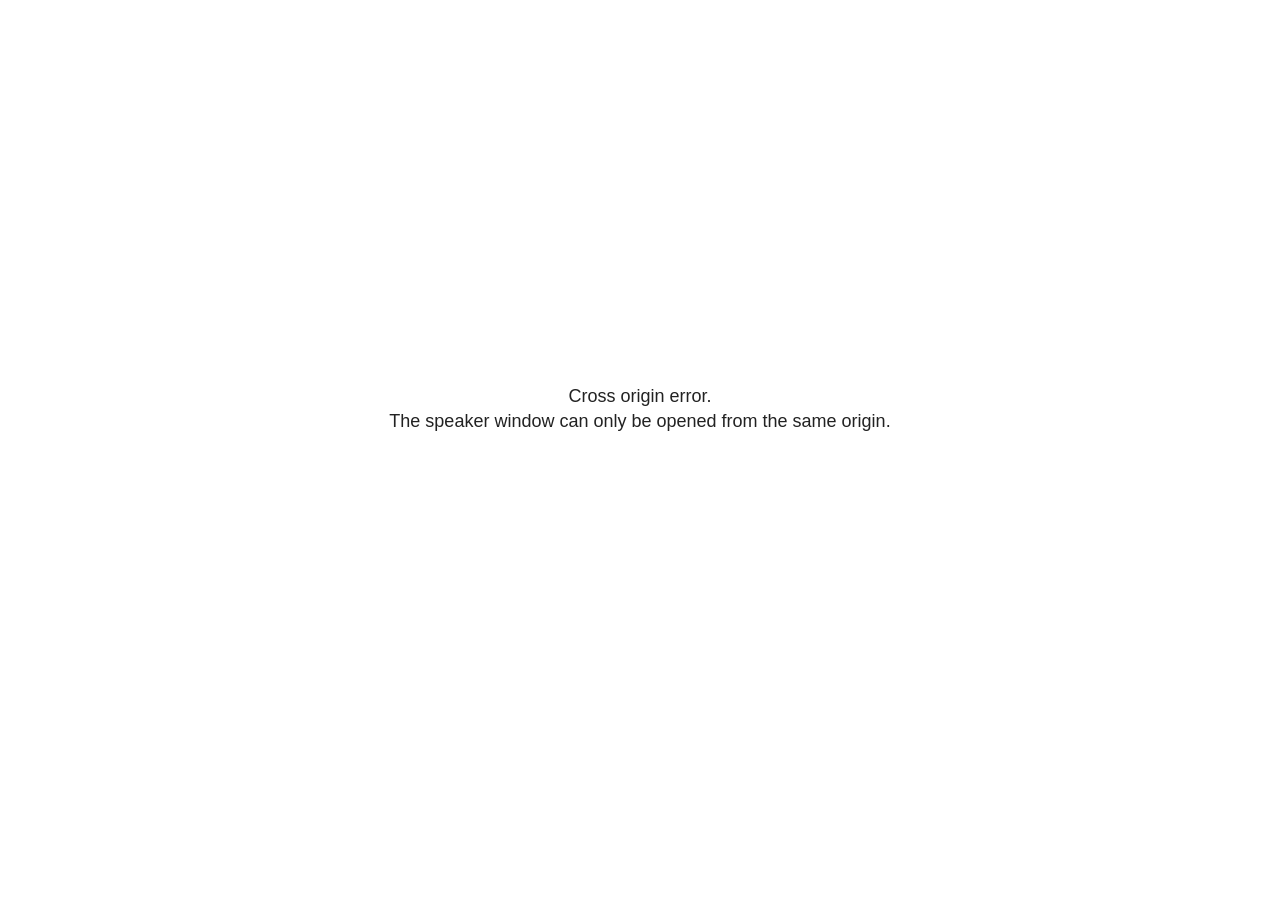
<file: Pitch deck/present.qmd_files/libs/revealjs/plugin/notes/speaker-view.html>
<!--
	NOTE: You need to build the notes plugin after making changes to this file.
-->
<html lang="en">
	<head>
		<meta charset="utf-8">

		<title>reveal.js - Speaker View</title>

		<style>
			body {
				font-family: Helvetica;
				font-size: 18px;
			}

			#current-slide,
			#upcoming-slide,
			#speaker-controls {
				padding: 6px;
				box-sizing: border-box;
				-moz-box-sizing: border-box;
			}

			#current-slide iframe,
			#upcoming-slide iframe {
				width: 100%;
				height: 100%;
				border: 1px solid #ddd;
			}

			#current-slide .label,
			#upcoming-slide .label {
				position: absolute;
				top: 10px;
				left: 10px;
				z-index: 2;
			}

			#connection-status {
				position: absolute;
				top: 0;
				left: 0;
				width: 100%;
				height: 100%;
				z-index: 20;
				padding: 30% 20% 20% 20%;
				font-size: 18px;
				color: #222;
				background: #fff;
				text-align: center;
				box-sizing: border-box;
				line-height: 1.4;
			}

			.overlay-element {
				height: 34px;
				line-height: 34px;
				padding: 0 10px;
				text-shadow: none;
				background: rgba( 220, 220, 220, 0.8 );
				color: #222;
				font-size: 14px;
			}

			.overlay-element.interactive:hover {
				background: rgba( 220, 220, 220, 1 );
			}

			#current-slide {
				position: absolute;
				width: 60%;
				height: 100%;
				top: 0;
				left: 0;
				padding-right: 0;
			}

			#upcoming-slide {
				position: absolute;
				width: 40%;
				height: 40%;
				right: 0;
				top: 0;
			}

			/* Speaker controls */
			#speaker-controls {
				position: absolute;
				top: 40%;
				right: 0;
				width: 40%;
				height: 60%;
				overflow: auto;
				font-size: 18px;
			}

				.speaker-controls-time.hidden,
				.speaker-controls-notes.hidden {
					display: none;
				}

				.speaker-controls-time .label,
				.speaker-controls-pace .label,
				.speaker-controls-notes .label {
					text-transform: uppercase;
					font-weight: normal;
					font-size: 0.66em;
					color: #666;
					margin: 0;
				}

				.speaker-controls-time, .speaker-controls-pace {
					border-bottom: 1px solid rgba( 200, 200, 200, 0.5 );
					margin-bottom: 10px;
					padding: 10px 16px;
					padding-bottom: 20px;
					cursor: pointer;
				}

				.speaker-controls-time .reset-button {
					opacity: 0;
					float: right;
					color: #666;
					text-decoration: none;
				}
				.speaker-controls-time:hover .reset-button {
					opacity: 1;
				}

				.speaker-controls-time .timer,
				.speaker-controls-time .clock {
					width: 50%;
				}

				.speaker-controls-time .timer,
				.speaker-controls-time .clock,
				.speaker-controls-time .pacing .hours-value,
				.speaker-controls-time .pacing .minutes-value,
				.speaker-controls-time .pacing .seconds-value {
					font-size: 1.9em;
				}

				.speaker-controls-time .timer {
					float: left;
				}

				.speaker-controls-time .clock {
					float: right;
					text-align: right;
				}

				.speaker-controls-time span.mute {
					opacity: 0.3;
				}

				.speaker-controls-time .pacing-title {
					margin-top: 5px;
				}

				.speaker-controls-time .pacing.ahead {
					color: blue;
				}

				.speaker-controls-time .pacing.on-track {
					color: green;
				}

				.speaker-controls-time .pacing.behind {
					color: red;
				}

				.speaker-controls-notes {
					padding: 10px 16px;
				}

				.speaker-controls-notes .value {
					margin-top: 5px;
					line-height: 1.4;
					font-size: 1.2em;
				}

			/* Layout selector */
			#speaker-layout {
				position: absolute;
				top: 10px;
				right: 10px;
				color: #222;
				z-index: 10;
			}
				#speaker-layout select {
					position: absolute;
					width: 100%;
					height: 100%;
					top: 0;
					left: 0;
					border: 0;
					box-shadow: 0;
					cursor: pointer;
					opacity: 0;

					font-size: 1em;
					background-color: transparent;

					-moz-appearance: none;
					-webkit-appearance: none;
					-webkit-tap-highlight-color: rgba(0, 0, 0, 0);
				}

				#speaker-layout select:focus {
					outline: none;
					box-shadow: none;
				}

			.clear {
				clear: both;
			}

			/* Speaker layout: Wide */
			body[data-speaker-layout="wide"] #current-slide,
			body[data-speaker-layout="wide"] #upcoming-slide {
				width: 50%;
				height: 45%;
				padding: 6px;
			}

			body[data-speaker-layout="wide"] #current-slide {
				top: 0;
				left: 0;
			}

			body[data-speaker-layout="wide"] #upcoming-slide {
				top: 0;
				left: 50%;
			}

			body[data-speaker-layout="wide"] #speaker-controls {
				top: 45%;
				left: 0;
				width: 100%;
				height: 50%;
				font-size: 1.25em;
			}

			/* Speaker layout: Tall */
			body[data-speaker-layout="tall"] #current-slide,
			body[data-speaker-layout="tall"] #upcoming-slide {
				width: 45%;
				height: 50%;
				padding: 6px;
			}

			body[data-speaker-layout="tall"] #current-slide {
				top: 0;
				left: 0;
			}

			body[data-speaker-layout="tall"] #upcoming-slide {
				top: 50%;
				left: 0;
			}

			body[data-speaker-layout="tall"] #speaker-controls {
				padding-top: 40px;
				top: 0;
				left: 45%;
				width: 55%;
				height: 100%;
				font-size: 1.25em;
			}

			/* Speaker layout: Notes only */
			body[data-speaker-layout="notes-only"] #current-slide,
			body[data-speaker-layout="notes-only"] #upcoming-slide {
				display: none;
			}

			body[data-speaker-layout="notes-only"] #speaker-controls {
				padding-top: 40px;
				top: 0;
				left: 0;
				width: 100%;
				height: 100%;
				font-size: 1.25em;
			}

			@media screen and (max-width: 1080px) {
				body[data-speaker-layout="default"] #speaker-controls {
					font-size: 16px;
				}
			}

			@media screen and (max-width: 900px) {
				body[data-speaker-layout="default"] #speaker-controls {
					font-size: 14px;
				}
			}

			@media screen and (max-width: 800px) {
				body[data-speaker-layout="default"] #speaker-controls {
					font-size: 12px;
				}
			}

		</style>
	</head>

	<body>

		<div id="connection-status">Loading speaker view...</div>

		<div id="current-slide"></div>
		<div id="upcoming-slide"><span class="overlay-element label">Upcoming</span></div>
		<div id="speaker-controls">
			<div class="speaker-controls-time">
				<h4 class="label">Time <span class="reset-button">Click to Reset</span></h4>
				<div class="clock">
					<span class="clock-value">0:00 AM</span>
				</div>
				<div class="timer">
					<span class="hours-value">00</span><span class="minutes-value">:00</span><span class="seconds-value">:00</span>
				</div>
				<div class="clear"></div>

				<h4 class="label pacing-title" style="display: none">Pacing – Time to finish current slide</h4>
				<div class="pacing" style="display: none">
					<span class="hours-value">00</span><span class="minutes-value">:00</span><span class="seconds-value">:00</span>
				</div>
			</div>

			<div class="speaker-controls-notes hidden">
				<h4 class="label">Notes</h4>
				<div class="value"></div>
			</div>
		</div>
		<div id="speaker-layout" class="overlay-element interactive">
			<span class="speaker-layout-label"></span>
			<select class="speaker-layout-dropdown"></select>
		</div>

		<script>

			(function() {

				var notes,
					notesValue,
					currentState,
					currentSlide,
					upcomingSlide,
					layoutLabel,
					layoutDropdown,
					pendingCalls = {},
					lastRevealApiCallId = 0,
					connected = false

				var connectionStatus = document.querySelector( '#connection-status' );

				var SPEAKER_LAYOUTS = {
					'default': 'Default',
					'wide': 'Wide',
					'tall': 'Tall',
					'notes-only': 'Notes only'
				};

				setupLayout();

				let openerOrigin;

				try {
					openerOrigin = window.opener.location.origin;
				}
				catch ( error ) { console.warn( error ) }

				// In order to prevent XSS, the speaker view will only run if its
				// opener has the same origin as itself
				if( window.location.origin !== openerOrigin ) {
					connectionStatus.innerHTML = 'Cross origin error.<br>The speaker window can only be opened from the same origin.';
					return;
				}

				var connectionTimeout = setTimeout( function() {
					connectionStatus.innerHTML = 'Error connecting to main window.<br>Please try closing and reopening the speaker view.';
				}, 5000 );

				window.addEventListener( 'message', function( event ) {

					// Validate the origin of all messages to avoid parsing messages
					// that aren't meant for us. Ignore when running off file:// so
					// that the speaker view continues to work without a web server.
					if( window.location.origin !== event.origin && window.location.origin !== 'file://' ) {
						return
					}

					clearTimeout( connectionTimeout );
					connectionStatus.style.display = 'none';

					var data = JSON.parse( event.data );

					// The overview mode is only useful to the reveal.js instance
					// where navigation occurs so we don't sync it
					if( data.state ) delete data.state.overview;

					// Messages sent by the notes plugin inside of the main window
					if( data && data.namespace === 'reveal-notes' ) {
						if( data.type === 'connect' ) {
							handleConnectMessage( data );
						}
						else if( data.type === 'state' ) {
							handleStateMessage( data );
						}
						else if( data.type === 'return' ) {
							pendingCalls[data.callId](data.result);
							delete pendingCalls[data.callId];
						}
					}
					// Messages sent by the reveal.js inside of the current slide preview
					else if( data && data.namespace === 'reveal' ) {
						if( /ready/.test( data.eventName ) ) {
							// Send a message back to notify that the handshake is complete
							window.opener.postMessage( JSON.stringify({ namespace: 'reveal-notes', type: 'connected'} ), '*' );
						}
						else if( /slidechanged|fragmentshown|fragmenthidden|paused|resumed/.test( data.eventName ) && currentState !== JSON.stringify( data.state ) ) {

							dispatchStateToMainWindow( data.state );

						}
					}

				} );

				/**
				 * Updates the presentation in the main window to match the state
				 * of the presentation in the notes window.
				 */
				const dispatchStateToMainWindow = debounce(( state ) => {
					window.opener.postMessage( JSON.stringify({ method: 'setState', args: [ state ]} ), '*' );
				}, 500);

				/**
				 * Asynchronously calls the Reveal.js API of the main frame.
				 */
				function callRevealApi( methodName, methodArguments, callback ) {

					var callId = ++lastRevealApiCallId;
					pendingCalls[callId] = callback;
					window.opener.postMessage( JSON.stringify( {
						namespace: 'reveal-notes',
						type: 'call',
						callId: callId,
						methodName: methodName,
						arguments: methodArguments
					} ), '*' );

				}

				/**
				 * Called when the main window is trying to establish a
				 * connection.
				 */
				function handleConnectMessage( data ) {

					if( connected === false ) {
						connected = true;

						setupIframes( data );
						setupKeyboard();
						setupNotes();
						setupTimer();
						setupHeartbeat();
					}

				}

				/**
				 * Called when the main window sends an updated state.
				 */
				function handleStateMessage( data ) {

					// Store the most recently set state to avoid circular loops
					// applying the same state
					currentState = JSON.stringify( data.state );

					// No need for updating the notes in case of fragment changes
					if ( data.notes ) {
						notes.classList.remove( 'hidden' );
						notesValue.style.whiteSpace = data.whitespace;
						if( data.markdown ) {
							notesValue.innerHTML = marked( data.notes );
						}
						else {
							notesValue.innerHTML = data.notes;
						}
					}
					else {
						notes.classList.add( 'hidden' );
					}

					// Update the note slides
					currentSlide.contentWindow.postMessage( JSON.stringify({ method: 'setState', args: [ data.state ] }), '*' );
					upcomingSlide.contentWindow.postMessage( JSON.stringify({ method: 'setState', args: [ data.state ] }), '*' );
					upcomingSlide.contentWindow.postMessage( JSON.stringify({ method: 'next' }), '*' );

				}

				// Limit to max one state update per X ms
				handleStateMessage = debounce( handleStateMessage, 200 );

				/**
				 * Forward keyboard events to the current slide window.
				 * This enables keyboard events to work even if focus
				 * isn't set on the current slide iframe.
				 *
				 * Block F5 default handling, it reloads and disconnects
				 * the speaker notes window.
				 */
				function setupKeyboard() {

					document.addEventListener( 'keydown', function( event ) {
						if( event.keyCode === 116 || ( event.metaKey && event.keyCode === 82 ) ) {
							event.preventDefault();
							return false;
						}
						currentSlide.contentWindow.postMessage( JSON.stringify({ method: 'triggerKey', args: [ event.keyCode ] }), '*' );
					} );

				}

				/**
				 * Creates the preview iframes.
				 */
				function setupIframes( data ) {

					var params = [
						'receiver',
						'progress=false',
						'history=false',
						'transition=none',
						'autoSlide=0',
						'backgroundTransition=none'
					].join( '&' );

					var urlSeparator = /\?/.test(data.url) ? '&' : '?';
					var hash = '#/' + data.state.indexh + '/' + data.state.indexv;
					var currentURL = data.url + urlSeparator + params + '&scrollActivationWidth=false&postMessageEvents=true' + hash;
					var upcomingURL = data.url + urlSeparator + params + '&scrollActivationWidth=false&controls=false' + hash;

					currentSlide = document.createElement( 'iframe' );
					currentSlide.setAttribute( 'width', 1280 );
					currentSlide.setAttribute( 'height', 1024 );
					currentSlide.setAttribute( 'src', currentURL );
					document.querySelector( '#current-slide' ).appendChild( currentSlide );

					upcomingSlide = document.createElement( 'iframe' );
					upcomingSlide.setAttribute( 'width', 640 );
					upcomingSlide.setAttribute( 'height', 512 );
					upcomingSlide.setAttribute( 'src', upcomingURL );
					document.querySelector( '#upcoming-slide' ).appendChild( upcomingSlide );

				}

				/**
				 * Setup the notes UI.
				 */
				function setupNotes() {

					notes = document.querySelector( '.speaker-controls-notes' );
					notesValue = document.querySelector( '.speaker-controls-notes .value' );

				}

				/**
				 * We send out a heartbeat at all times to ensure we can
				 * reconnect with the main presentation window after reloads.
				 */
				function setupHeartbeat() {

					setInterval( () => {
						window.opener.postMessage( JSON.stringify({ namespace: 'reveal-notes', type: 'heartbeat'} ), '*' );
					}, 1000 );

				}

				function getTimings( callback ) {

					callRevealApi( 'getSlidesAttributes', [], function ( slideAttributes ) {
						callRevealApi( 'getConfig', [], function ( config ) {
							var totalTime = config.totalTime;
							var minTimePerSlide = config.minimumTimePerSlide || 0;
							var defaultTiming = config.defaultTiming;
							if ((defaultTiming == null) && (totalTime == null)) {
								callback(null);
								return;
							}
							// Setting totalTime overrides defaultTiming
							if (totalTime) {
								defaultTiming = 0;
							}
							var timings = [];
							for ( var i in slideAttributes ) {
								var slide = slideAttributes[ i ];
								var timing = defaultTiming;
								if( slide.hasOwnProperty( 'data-timing' )) {
									var t = slide[ 'data-timing' ];
									timing = parseInt(t);
									if( isNaN(timing) ) {
										console.warn("Could not parse timing '" + t + "' of slide " + i + "; using default of " + defaultTiming);
										timing = defaultTiming;
									}
								}
								timings.push(timing);
							}
							if ( totalTime ) {
								// After we've allocated time to individual slides, we summarize it and
								// subtract it from the total time
								var remainingTime = totalTime - timings.reduce( function(a, b) { return a + b; }, 0 );
								// The remaining time is divided by the number of slides that have 0 seconds
								// allocated at the moment, giving the average time-per-slide on the remaining slides
								var remainingSlides = (timings.filter( function(x) { return x == 0 }) ).length
								var timePerSlide = Math.round( remainingTime / remainingSlides, 0 )
								// And now we replace every zero-value timing with that average
								timings = timings.map( function(x) { return (x==0 ? timePerSlide : x) } );
							}
							var slidesUnderMinimum = timings.filter( function(x) { return (x < minTimePerSlide) } ).length
							if ( slidesUnderMinimum ) {
								message = "The pacing time for " + slidesUnderMinimum + " slide(s) is under the configured minimum of " + minTimePerSlide + " seconds. Check the data-timing attribute on individual slides, or consider increasing the totalTime or minimumTimePerSlide configuration options (or removing some slides).";
								alert(message);
							}
							callback( timings );
						} );
					} );

				}

				/**
				 * Return the number of seconds allocated for presenting
				 * all slides up to and including this one.
				 */
				function getTimeAllocated( timings, callback ) {

					callRevealApi( 'getSlidePastCount', [], function ( currentSlide ) {
						var allocated = 0;
						for (var i in timings.slice(0, currentSlide + 1)) {
							allocated += timings[i];
						}
						callback( allocated );
					} );

				}

				/**
				 * Create the timer and clock and start updating them
				 * at an interval.
				 */
				function setupTimer() {

					var start = new Date(),
					timeEl = document.querySelector( '.speaker-controls-time' ),
					clockEl = timeEl.querySelector( '.clock-value' ),
					hoursEl = timeEl.querySelector( '.hours-value' ),
					minutesEl = timeEl.querySelector( '.minutes-value' ),
					secondsEl = timeEl.querySelector( '.seconds-value' ),
					pacingTitleEl = timeEl.querySelector( '.pacing-title' ),
					pacingEl = timeEl.querySelector( '.pacing' ),
					pacingHoursEl = pacingEl.querySelector( '.hours-value' ),
					pacingMinutesEl = pacingEl.querySelector( '.minutes-value' ),
					pacingSecondsEl = pacingEl.querySelector( '.seconds-value' );

					var timings = null;
					getTimings( function ( _timings ) {

						timings = _timings;
						if (_timings !== null) {
							pacingTitleEl.style.removeProperty('display');
							pacingEl.style.removeProperty('display');
						}

						// Update once directly
						_updateTimer();

						// Then update every second
						setInterval( _updateTimer, 1000 );

					} );


					function _resetTimer() {

						if (timings == null) {
							start = new Date();
							_updateTimer();
						}
						else {
							// Reset timer to beginning of current slide
							getTimeAllocated( timings, function ( slideEndTimingSeconds ) {
								var slideEndTiming = slideEndTimingSeconds * 1000;
								callRevealApi( 'getSlidePastCount', [], function ( currentSlide ) {
									var currentSlideTiming = timings[currentSlide] * 1000;
									var previousSlidesTiming = slideEndTiming - currentSlideTiming;
									var now = new Date();
									start = new Date(now.getTime() - previousSlidesTiming);
									_updateTimer();
								} );
							} );
						}

					}

					timeEl.addEventListener( 'click', function() {
						_resetTimer();
						return false;
					} );

					function _displayTime( hrEl, minEl, secEl, time) {

						var sign = Math.sign(time) == -1 ? "-" : "";
						time = Math.abs(Math.round(time / 1000));
						var seconds = time % 60;
						var minutes = Math.floor( time / 60 ) % 60 ;
						var hours = Math.floor( time / ( 60 * 60 )) ;
						hrEl.innerHTML = sign + zeroPadInteger( hours );
						if (hours == 0) {
							hrEl.classList.add( 'mute' );
						}
						else {
							hrEl.classList.remove( 'mute' );
						}
						minEl.innerHTML = ':' + zeroPadInteger( minutes );
						if (hours == 0 && minutes == 0) {
							minEl.classList.add( 'mute' );
						}
						else {
							minEl.classList.remove( 'mute' );
						}
						secEl.innerHTML = ':' + zeroPadInteger( seconds );
					}

					function _updateTimer() {

						var diff, hours, minutes, seconds,
						now = new Date();

						diff = now.getTime() - start.getTime();

						clockEl.innerHTML = now.toLocaleTimeString( 'en-US', { hour12: true, hour: '2-digit', minute:'2-digit' } );
						_displayTime( hoursEl, minutesEl, secondsEl, diff );
						if (timings !== null) {
							_updatePacing(diff);
						}

					}

					function _updatePacing(diff) {

						getTimeAllocated( timings, function ( slideEndTimingSeconds ) {
							var slideEndTiming = slideEndTimingSeconds * 1000;

							callRevealApi( 'getSlidePastCount', [], function ( currentSlide ) {
								var currentSlideTiming = timings[currentSlide] * 1000;
								var timeLeftCurrentSlide = slideEndTiming - diff;
								if (timeLeftCurrentSlide < 0) {
									pacingEl.className = 'pacing behind';
								}
								else if (timeLeftCurrentSlide < currentSlideTiming) {
									pacingEl.className = 'pacing on-track';
								}
								else {
									pacingEl.className = 'pacing ahead';
								}
								_displayTime( pacingHoursEl, pacingMinutesEl, pacingSecondsEl, timeLeftCurrentSlide );
							} );
						} );
					}

				}

				/**
				 * Sets up the speaker view layout and layout selector.
				 */
				function setupLayout() {

					layoutDropdown = document.querySelector( '.speaker-layout-dropdown' );
					layoutLabel = document.querySelector( '.speaker-layout-label' );

					// Render the list of available layouts
					for( var id in SPEAKER_LAYOUTS ) {
						var option = document.createElement( 'option' );
						option.setAttribute( 'value', id );
						option.textContent = SPEAKER_LAYOUTS[ id ];
						layoutDropdown.appendChild( option );
					}

					// Monitor the dropdown for changes
					layoutDropdown.addEventListener( 'change', function( event ) {

						setLayout( layoutDropdown.value );

					}, false );

					// Restore any currently persisted layout
					setLayout( getLayout() );

				}

				/**
				 * Sets a new speaker view layout. The layout is persisted
				 * in local storage.
				 */
				function setLayout( value ) {

					var title = SPEAKER_LAYOUTS[ value ];

					layoutLabel.innerHTML = 'Layout' + ( title ? ( ': ' + title ) : '' );
					layoutDropdown.value = value;

					document.body.setAttribute( 'data-speaker-layout', value );

					// Persist locally
					if( supportsLocalStorage() ) {
						window.localStorage.setItem( 'reveal-speaker-layout', value );
					}

				}

				/**
				 * Returns the ID of the most recently set speaker layout
				 * or our default layout if none has been set.
				 */
				function getLayout() {

					if( supportsLocalStorage() ) {
						var layout = window.localStorage.getItem( 'reveal-speaker-layout' );
						if( layout ) {
							return layout;
						}
					}

					// Default to the first record in the layouts hash
					for( var id in SPEAKER_LAYOUTS ) {
						return id;
					}

				}

				function supportsLocalStorage() {

					try {
						localStorage.setItem('test', 'test');
						localStorage.removeItem('test');
						return true;
					}
					catch( e ) {
						return false;
					}

				}

				function zeroPadInteger( num ) {

					var str = '00' + parseInt( num );
					return str.substring( str.length - 2 );

				}

				/**
				 * Limits the frequency at which a function can be called.
				 */
				function debounce( fn, ms ) {

					var lastTime = 0,
						timeout;

					return function() {

						var args = arguments;
						var context = this;

						clearTimeout( timeout );

						var timeSinceLastCall = Date.now() - lastTime;
						if( timeSinceLastCall > ms ) {
							fn.apply( context, args );
							lastTime = Date.now();
						}
						else {
							timeout = setTimeout( function() {
								fn.apply( context, args );
								lastTime = Date.now();
							}, ms - timeSinceLastCall );
						}

					}

				}

			})();

		</script>
	</body>
</html>
</file>
<file: styles.css>
/*img{
    max-width: 100%;
    height: auto;
}*/

nav { 
    padding-top: 1.25rem;
    padding-bottom: 1.25rem;
    padding-left: 2rem;
    padding-right: 2rem;
}

section{
    padding-left: 2rem;
    padding-right: 2rem;
} 
    
.container{
    width: 100%;
    max-width: 100%;
    margin-left: auto;
    margin-right: auto;
} 

.nav-menu {
    display: flex;
    flex-wrap: wrap;
    gap: 1rem;
    justify-content: space-between;
    align-items:center;
}
.logo-image{
    max-width: 12.5rem;
    width: 100%;
    height: auto;
}
.nav-link{
    font-size: 1.5rem;
    font-weight: 500;
    text-decoration: none;
    color: black;
    transition: all 0.2s ease-in-out;
}
.nav-link:hover{
color: #0a0806;
background-color: rgb(193, 158, 139); 
border-radius: 10px;
}
.nav-links{
   display: flex; 
   gap: 1rem;
}
.language-button{
    font-size: 1rem;
    text-decoration: none;
    color: black;
    border: 1px solid black;
    border-radius: 5px;
    padding: 0.5rem 0.5rem;
    transition: all 0.4s ease-in-out;
}
.language-button:hover{
    color: white;
    background-color: black;
}
.button-book{
    background-color: black;
    color: white;
    width:fit-content;
    white-space: nowrap;
    transition: all 0.4s ease-in-out;
    border: 1px solid white;
    padding: 0.5rem 0.5rem;
}
.button-book:hover{
    color: rgb(0, 0, 0);
    background-color: transparent; 
}
h1{
    color: rgb(255, 255, 255);
    font-size: 4rem;
    font-weight: 600;
    line-height: 1.5;
    margin: 0;
    text-shadow: 2px 2px 4px #0a0806;
}
p{
  font-size: 1.5rem;  
  line-height: 1.5;
  color: rgb(0, 0, 0);
  margin:0;
}
.hero-text{
    display: flex;
    flex-direction: column;
    align-items: start;
    gap: 1rem;
    max-width: 45%;
}
.hero{
    display: flex;
    align-items: center;
    justify-content: space-between;
    background-image: url('images/IMG_42.jpeg');
    background-size: cover;
    background-position: center;
    padding: 1rem;
}
.fluency{
    color: #d4af7e;
    font-weight: bold;
    text-shadow: 4px 4px 4px #0a0806;
}
.text{
    color: white;
    text-shadow: 2px 2px 4px #0a0806;
}

.hero-image_wrp{
    max-width: 50%;
}
.hero-image{
    width: 100%;
    height: auto;
    object-fit: cover;
    object-position: top;
    box-shadow: 10px 10px 30px rgba(1, 1, 1, 0.247);
}
h2{
    font-size: 3.1rem;
    line-height: 1.5;
    color: black;
    text-align: center;
    font-weight: 500;
    margin-top: 2rem;
}

h3{
    font-size: 1.5rem;   
    font-weight: 700;
}
.card-title{
    transition: all 0.3s ease-in-out;
}
.card-title:hover{
letter-spacing: 0.3rem;
font-size: 1.8rem;
}
.skills-container{
    display: flex;
    flex-wrap: wrap;
    justify-content: center;
    gap: 20px;
    margin: 0 auto;
    max-width: 95%;
    /*max-width:800px*/
}
.skill{
width: 40%;
flex:auto;
display: flex;
flex-wrap: wrap;
flex-direction: column;
justify-content: center;
align-items: center;
text-align: center;
background-color: rgb(193, 158, 139);
padding: 1rem;
border: 1px solid rgb(163, 171, 170);
border-radius: 15px;
box-sizing: border-box;
overflow: hidden;
transition: all 0.2s ease-in-out;
}
.skill:hover{
    transform: translateY(-10px);
    box-shadow: 0 10px 20px rgb(193, 158, 139);
    background-color: #D2B48C;
}
.skills-description{
    font-size: 1.25rem;
}
.skills-description:hover{
    color: black;
    font-weight: bolder;
}
.icon{
    max-width: 100%;
    width: 40px;
    height: auto;
}

.about-us{
    display: flex;
    flex-wrap: wrap;
    align-items: center;
    justify-content:center;
    gap: 2rem;
    }
.about-us-text{
    display: flex;
    flex-direction: column;
    align-items: center;
    text-align: justify;
    max-width: 65%;
    font-size: 1.5rem;
}
.about-us-image_wrp{
    max-width: 30%;
}
.about-us-image{
    max-width: 100%;
    height: auto;
    /*aspect-ratio: 3/4; */
    object-fit: cover;
    border-radius: 15px;
}
/*.our-team{
    display: flex;
    flex-wrap: wrap;
    justify-content: center;
    gap: 0.5rem;
    width: 100%;
 } */
  .our-team{
    display: flex;
    flex-wrap: wrap;
    justify-content: center;
    gap: 20px;
    margin: 0 auto;
    max-width: 100%;
    
  }
/*.name{
    opacity: 0;
    transition: opacity 0.5s ease, visibility 0.5s;
}    
.teachers:hover .name {
    opacity: 1;
}*/

.teachers{
    max-width: 40%;
    display: flex;
    flex-direction: column;
    flex-wrap: wrap;
    align-items: center;
    transition: all 0.2s ease-in-out;
    text-align: center;
    flex:auto;
    justify-content: flex-start;
    background-color: rgb(193, 158, 139);
/* background-color: rgb(190, 156, 125);
    padding: 1rem;
    border: 1px solid rgb(163, 171, 170);
    border-radius: 15px;
    box-sizing: border-box;
    overflow: hidden;  */

}
.teachers:hover{
    transform: translateY(-10px);
    box-shadow: 0 10px 20px rgb(193, 158, 139);
    background-color: #D2B48C;
}
.teacher-img{
    width: 100%;
    height: auto;
    object-fit: cover;
}
.teacher-description{
    padding: 1rem;
    text-align: justify;
}
.pricing{
    display: flex;
    /*flex-wrap: wrap;*/
    justify-content: center;
    gap: 3rem;
    
}
.lesson-price{
    transition: all 0.3s ease-in-out;
    border: 2px solid #93581c4e;
    padding: 1rem;
    text-align: center;

}
.lesson-price:hover{
    transform: translateY(-10px);
    box-shadow: 0 10px 20px  #93581c4e;
    background-color:rgb(193, 158, 139);

}

.student-image{
    max-width: 50%;
    height: auto;
    object-fit: cover;
}
ul{
    list-style: none;
}
li::before{
    content: "🇬🇧";
}
li{
    position: relative;
    color: black;
    text-align:left;
    font-size: 1.5rem;
}
/*li::before{
    content: '✔';
}*/

.price{
    transition: all 0.3s ease-in-out;
}
.price:hover{
    color: #4b3621;
    font-weight: bolder;
}
.responsabilities li::before{
    content:"✔️";
}
.policies li::before{
    content:"✔️";
}
.aspect{
    font-weight: 600;
}

.contact-us{
    margin-top: 1.8rem;
    display: flex;
    flex-wrap: wrap;
    align-items: flex-start;
    justify-content: center;
    gap: 10%;
    padding: 2.5rem;
}
.contact-us:hover{
    box-shadow: 0 5px 10px rgb(193, 158, 139);
    background-color: rgb(249, 241, 234);
}
.contact-us-image_wrp{
    max-width: 40%;
}
.contact-us-image{
    width: 100%;
    border-radius: 15px;
    aspect-ratio: 1/ 1;
    object-fit: cover;
}
.contact-us-text{
    max-width: 40%;
}
.contact-text{
    margin-bottom: 50px;
}
footer{
   display:flex;
   justify-content: center;
   /*width: 100%;*/
   height: 4rem;
}
.social-network{
    display: flex;
    /*margin-left: auto;
    /*align-items: center;
    text-align: right;*/
    gap: 1.8rem;
}
.join-us-image_wrp{
    max-width: 10%;
    height:auto;
}

.join-us-image{
height: auto;
width: 100%;
object-fit: cover;
border-radius: 15px;
}
#carouselExampleInterval{
   max-width: 60%;
   margin: 0 auto;
}

.carousel-inner{
    max-width: 100%;
    /*margin: 0;*/
    padding: 40px 60px;
    /*text-align: center; */
}

.carousel-control-prev,
.carousel-control-next {
    background: rgb(193, 158, 139);
    border: none;
    width: 2rem; 
}
.form{
    width: 100%;
    margin-left: auto;
    font-size: 1.5rem;  
  line-height: 1.5;
  color: rgb(0, 0, 0);
}
.error-message{
    color: red;
}

.banner{
    background-color: rgb(193, 158, 139);
    padding: 0.5rem;
    text-align: center;
}
.greetings-text{
    font-size: 1.5rem;
    color: black;
    margin: 0;
}

@media screen and (max-width: 480px) {
    .skill{
        width: 100%;
    }

    .about-us-text{
    max-width: 100%;
}

.about-us-image_wrp{
    max-width: 70%;
}


.teachers{
    max-width: 100%;
}
 
#carouselExampleInterval{
   max-width: 100%;
   margin: 0 auto;
}
.pricing{
    flex-direction: column;
}
.lesson-price{
    width: 100%;
}
.contact-us{
    flex-direction: column;
}
.contact-us-image_wrp{
    max-width: 100%;
    align-items: center;
}

.contact-us-text{
    max-width: 100%;
}

}

@media screen and (min-width: 481px) and (max-width: 992px) {
 .skill{
        width: 100%;
    }

    .about-us-text{
    max-width: 100%;
}

.about-us-image_wrp{
    max-width: 70%;
}
    .about-us-text{
    max-width: 100%;
}

.about-us-image_wrp{
    max-width: 70%;
}

 
#carouselExampleInterval{
   max-width: 100%;
   margin: 0 auto;
}
}

 #navbar{
    position: relative;
 }
.hamburger {
    display: none;
    color: #0a0806;
    text-decoration: none;
}
.hamburger:hover{
    color: rgb(193, 158, 139);
}

@media screen and (max-width: 992px) {
    
.nav-links {
        display: none; 
        width: 100%;
        background-color: white;
    }

.nav-links.responsive {
        display: flex;
        flex-direction: column; 
        position: absolute;
        top: 100%; 
        left: 0;
        padding: 1rem;
    }
    .nav-links.responsive a {
        display: block;
        width: 100%;
        text-align: center;
        padding: 15px 0;
        border-bottom: 1px solid #eee;
    }
    .hamburger {
        display: block;
        font-size: 2.5rem; 
    }
}
</file>
